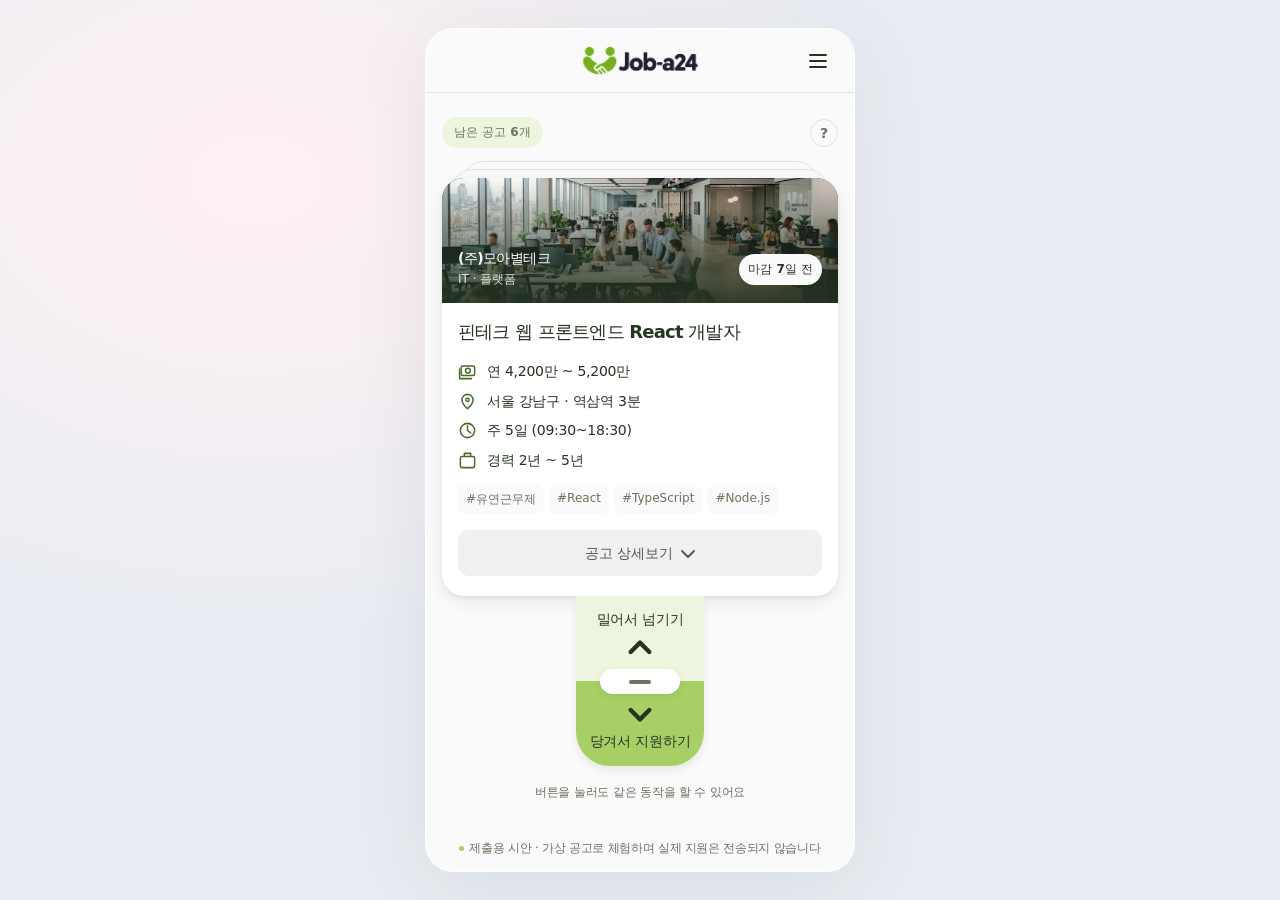
<file: prototype/index.html>
<!doctype html>
<html lang="ko">
    <head>
        <meta charset="utf-8" />
        <meta name="viewport" content="width=device-width, initial-scale=1, viewport-fit=cover" />
        <meta name="theme-color" content="#f5f6fa" />
        <title>일자리 탐색 · 작동 시안</title>
        <link rel="stylesheet" href="css/styles.css" />
        <link rel="stylesheet" href="css/palette-growth.css" />
        <script src="js/state.js" defer></script>
        <script src="js/jobs.js" defer></script>
        <script src="js/app.js" defer></script>
    </head>
    <body>
        <svg class="svg-defs" xmlns="http://www.w3.org/2000/svg" aria-hidden="true">
            <defs>
                <symbol id="i-back" viewBox="0 0 24 24"><path d="m14 5-7 7 7 7" /></symbol>
                <symbol id="i-arrow" viewBox="0 0 24 24"><path d="m5 15 7-7 7 7" /></symbol>
                <symbol id="i-money" viewBox="0 0 24 24">
                    <rect x="4" y="5" width="17" height="12" rx="2" />
                    <path d="M17 21H2V9" />
                    <circle cx="12.5" cy="11" r="3" />
                </symbol>
                <symbol id="i-pin" viewBox="0 0 24 24">
                    <path d="M19 10c0 5-7 11-7 11S5 15 5 10a7 7 0 1 1 14 0Z" />
                    <circle cx="12" cy="10" r="2" />
                </symbol>
                <symbol id="i-clock" viewBox="0 0 24 24">
                    <circle cx="12" cy="12" r="9" />
                    <path d="M12 6v6l4 3" />
                </symbol>
                <symbol id="i-bag" viewBox="0 0 24 24">
                    <rect x="3" y="7" width="18" height="14" rx="2" />
                    <path d="M8 7V3h8v4" />
                </symbol>
                <symbol id="i-compass" viewBox="0 0 24 24">
                    <circle cx="12" cy="12" r="9" />
                    <path d="m16 8-2 6-6 2 2-6Z" />
                </symbol>
                <symbol id="i-heart" viewBox="0 0 24 24">
                    <path d="M20 5c-3-3-7-1-8 1-1-2-5-4-8-1-5 5 2 11 8 15 6-4 13-10 8-15Z" />
                </symbol>
                <symbol id="i-chat" viewBox="0 0 24 24">
                    <path d="M21 11a9 9 0 0 1-9 9H4l-2 2V11a9.5 9.5 0 0 1 19 0Z" />
                    <path d="M7 8h9M7 12h6" />
                </symbol>
                <symbol id="i-check" viewBox="0 0 24 24"><path d="m5 12 5 5L20 7" /></symbol>
            </defs>
        </svg>
        <div class="app-shell">
            <header class="header">
                <h1 class="header-brand">
                    <img class="header-wordmark" src="assets/image.png" alt="잡아24" width="120" height="40" />
                </h1>
                <button
                    id="menu-button"
                    class="icon-button menu-button"
                    aria-label="메뉴 열기"
                    aria-expanded="false"
                    aria-controls="menu-dialog"
                >
                    <svg viewBox="0 0 24 24" aria-hidden="true">
                        <path d="M4 6h16M4 12h16M4 18h16" />
                    </svg>
                </button>
            </header>
            <main>
                <div class="intro">
                    <span id="remaining" class="remaining" aria-live="polite">남은 공고 6개</span>
                    <div class="explore-tools">
                        <button id="help-button" class="help-button" aria-label="카드 조작 방법">
                            ?
                        </button>
                    </div>
                </div>
                <section id="explorer" aria-label="공고 카드 탐색">
                    <div class="card-stage" id="card-stage">
                        <div class="stack stack-two" aria-hidden="true"></div>
                        <div class="stack stack-one" aria-hidden="true"></div>
                        <div class="card-motion" id="card-motion">
                            <div class="card" id="card" data-face="front">
                                <article
                                    class="card-face card-front"
                                    id="card-front"
                                    aria-labelledby="job-title"
                                >
                                    <div class="company-photo">
                                        <img
                                            src="assets/office.jpg"
                                            alt="밝은 사무실의 업무 공간"
                                            draggable="false"
                                        />
                                        <div class="photo-shade"></div>
                                        <div class="company-info">
                                            <div>
                                                <h2 id="company-name"></h2>
                                                <p id="company-industry"></p>
                                            </div>
                                            <span id="deadline"></span>
                                        </div>
                                    </div>
                                    <div class="job-body">
                                        <h2 id="job-title"></h2>
                                        <dl class="conditions">
                                            <div>
                                                <dt>
                                                    <svg><use href="#i-money" /></svg
                                                    ><span class="sr-only">급여</span>
                                                </dt>
                                                <dd id="salary"></dd>
                                            </div>
                                            <div>
                                                <dt>
                                                    <svg><use href="#i-pin" /></svg
                                                    ><span class="sr-only">위치</span>
                                                </dt>
                                                <dd id="location"></dd>
                                            </div>
                                            <div>
                                                <dt>
                                                    <svg><use href="#i-clock" /></svg
                                                    ><span class="sr-only">근무 시간</span>
                                                </dt>
                                                <dd id="hours"></dd>
                                            </div>
                                            <div>
                                                <dt>
                                                    <svg><use href="#i-bag" /></svg
                                                    ><span class="sr-only">경력</span>
                                                </dt>
                                                <dd id="career"></dd>
                                            </div>
                                        </dl>
                                        <div class="tags" id="tags"></div>
                                        <button
                                            class="secondary-button details-toggle detail-button"
                                            id="detail-button"
                                            aria-expanded="false"
                                            aria-controls="job-details"
                                        >
                                            공고 상세보기
                                            <svg viewBox="0 0 14 8" aria-hidden="true">
                                                <path d="m1 1 6 6 6-6" />
                                            </svg>
                                        </button>
                                        <section
                                            class="job-details"
                                            id="job-details"
                                            aria-label="공고 상세 내용"
                                            hidden
                                        >
                                            <div class="details-content">
                                                <section class="detail-block">
                                                    <h4>이런 일을 해요</h4>
                                                    <p id="detail-description"></p>
                                                </section>
                                                <section class="detail-block">
                                                    <h4>근무 조건을 확인해 보세요</h4>
                                                    <dl class="detail-facts" id="detail-facts"></dl>
                                                </section>
                                                <section class="detail-block">
                                                    <h4>함께할 회사</h4>
                                                    <p id="detail-company"></p>
                                                </section>
                                            </div>
                                        </section>
                                    </div>
                                </article>
                                <section
                                    class="card-face card-back"
                                    id="card-back"
                                    aria-labelledby="feedback-title"
                                    inert
                                    aria-hidden="true"
                                >
                                    <div class="feedback-top">
                                        <span class="eyebrow">YOUR FEEDBACK</span
                                        ><span class="required-label">필수 선택</span>
                                    </div>
                                    <h2 id="feedback-title" tabindex="-1">어떤 점이 아쉬웠나요?</h2>
                                    <p class="feedback-description">
                                        거절 이유를 클릭해 주세요.<br />여러 개를 선택할 수 있어요.
                                    </p>
                                    <form id="feedback-form">
                                        <fieldset>
                                            <legend class="sr-only">
                                                공고 거절 사유 (1개 이상 필수)
                                            </legend>
                                            <div class="reason-grid">
                                                <button
                                                    type="button"
                                                    class="reason"
                                                    data-reason="급여"
                                                    aria-pressed="false"
                                                >
                                                    <svg><use href="#i-money" /></svg
                                                    ><span>급여</span
                                                    ><span class="reason-check" aria-hidden="true"
                                                        >✓</span
                                                    >
                                                </button>
                                                <button
                                                    type="button"
                                                    class="reason"
                                                    data-reason="거리"
                                                    aria-pressed="false"
                                                >
                                                    <svg><use href="#i-pin" /></svg><span>거리</span
                                                    ><span class="reason-check" aria-hidden="true"
                                                        >✓</span
                                                    >
                                                </button>
                                                <button
                                                    type="button"
                                                    class="reason"
                                                    data-reason="업무"
                                                    aria-pressed="false"
                                                >
                                                    <svg><use href="#i-bag" /></svg><span>업무</span
                                                    ><span class="reason-check" aria-hidden="true"
                                                        >✓</span
                                                    >
                                                </button>
                                                <button
                                                    type="button"
                                                    class="reason"
                                                    data-reason="정보부족"
                                                    aria-pressed="false"
                                                >
                                                    <svg><use href="#i-chat" /></svg
                                                    ><span>정보부족</span
                                                    ><span class="reason-check" aria-hidden="true"
                                                        >✓</span
                                                    >
                                                </button>
                                                <button
                                                    type="button"
                                                    class="reason reason-other"
                                                    data-reason="기타"
                                                    aria-pressed="false"
                                                >
                                                    <span class="other-icon" aria-hidden="true"
                                                        >···</span
                                                    ><span>기타</span
                                                    ><span class="reason-check" aria-hidden="true"
                                                        >✓</span
                                                    >
                                                </button>
                                            </div>
                                        </fieldset>
                                        <div class="other-field" id="other-field" hidden>
                                            <label for="other-detail"
                                                >어떤 이유인가요? <span>필수</span></label
                                            ><textarea
                                                id="other-detail"
                                                rows="2"
                                                maxlength="160"
                                                placeholder="거절 이유를 짧게 알려 주세요"
                                            ></textarea>
                                        </div>
                                        <p
                                            class="selection-hint"
                                            id="selection-hint"
                                            aria-live="polite"
                                        >
                                            사유를 1개 이상 선택해 주세요.
                                        </p>
                                        <div class="feedback-actions">
                                            <button
                                                type="button"
                                                class="secondary-button"
                                                id="cancel-feedback"
                                            >
                                                다시 볼게요</button
                                            ><button
                                                type="submit"
                                                class="primary-button"
                                                id="confirm-reject"
                                                disabled
                                            >
                                                선택 완료 · 다음 공고
                                            </button>
                                        </div>
                                    </form>
                                </section>
                                <section
                                    class="card-face card-success"
                                    id="card-success"
                                    aria-labelledby="applied-title"
                                    aria-hidden="true"
                                    inert
                                    hidden
                                >
                                    <div class="success-mark" aria-hidden="true">
                                        <img class="success-handshake" src="assets/B_circle_handshake_64px.svg" alt="" width="64" height="64" />
                                    </div>
                                    <span class="eyebrow">A NEW CONNECTION</span>
                                    <h2 id="applied-title" tabindex="-1">플러팅을 날렸습니다</h2>
                                    <p>새로운 기회를 향한<br />첫걸음을 보냈어요.</p>
                                    <button type="button" class="primary-button" id="next-job">
                                        다음 공고 보기
                                    </button>
                                    <span class="success-next">잠시 후 다음 화면으로 이동해요</span>
                                </section>
                            </div>
                            <div class="handle" id="handle">
                                <button class="push-button" id="push-button">
                                    <span>밀어서 넘기기</span
                                    ><svg><use href="#i-arrow" /></svg></button
                                ><button
                                    id="grip"
                                    class="grip"
                                    aria-label="손잡이: 아래로 당겨 지원, 위로 밀어 거절 사유 선택"
                                    aria-describedby="gesture-hint"
                                >
                                    <span></span></button
                                ><button class="pull-button" id="pull-button">
                                    <svg><use href="#i-arrow" /></svg><span>당겨서 지원하기</span>
                                </button>
                            </div>
                        </div>
                        <div
                            class="gesture-indicator"
                            id="gesture-indicator"
                            aria-hidden="true"
                        ></div>
                    </div>
                    <p class="gesture-hint" id="gesture-hint">
                        <span>버튼을 눌러도 같은 동작을 할 수 있어요</span>
                    </p>
                </section>
                <section id="complete" class="complete" hidden tabindex="-1">
                    <div class="complete-icon">
                        <svg><use href="#i-check" /></svg>
                    </div>
                    <span class="eyebrow">ONE STEP CLOSER</span>
                    <h2>오늘의 공고를 모두 봤어요</h2>
                    <p>새로운 일에 한 걸음 더 가까워졌어요.</p>
                    <div id="completion-summary" class="completion-summary"></div>
                    <button id="restart" class="primary-button">다시 체험하기</button>
                </section>
                <p class="demo-note">
                    <span></span>제출용 시안 · 가상 공고로 체험하며 실제 지원은 전송되지 않습니다
                </p>
            </main>
        </div>
        <dialog id="menu-dialog" class="menu-dialog" aria-labelledby="menu-title">
            <aside class="side-panel">
                <div class="side-panel-heading">
                    <h2 id="menu-title">메뉴</h2>
                    <button id="close-menu" class="icon-button" aria-label="메뉴 닫기">×</button>
                </div>
                <nav class="side-nav" aria-label="주 메뉴">
                    <button class="active" aria-current="page" id="nav-explore">
                        <svg><use href="#i-compass" /></svg><span>일자리 탐색</span></button
                    ><button id="nav-matches">
                        <span class="nav-icon"
                            ><svg><use href="#i-heart" /></svg
                            ><span class="nav-badge" id="applied-count" hidden>0</span></span
                        ><span>나의 매칭</span></button
                    ><button id="nav-feedback">
                        <svg><use href="#i-chat" /></svg><span>피드백</span>
                    </button>
                </nav>
            </aside>
        </dialog>
        <div class="toast" id="toast" role="status" aria-live="polite"></div>
        <dialog id="info-dialog" aria-labelledby="dialog-title">
            <div class="dialog-header">
                <h2 id="dialog-title"></h2>
                <button id="close-dialog" class="icon-button" aria-label="닫기">×</button>
            </div>
            <div id="dialog-content"></div>
            <button id="dialog-done" class="primary-button">탐색 이어가기</button>
        </dialog>
        <noscript>이 시안을 체험하려면 브라우저의 JavaScript를 활성화해 주세요.</noscript>
    </body>
</html>
</file>
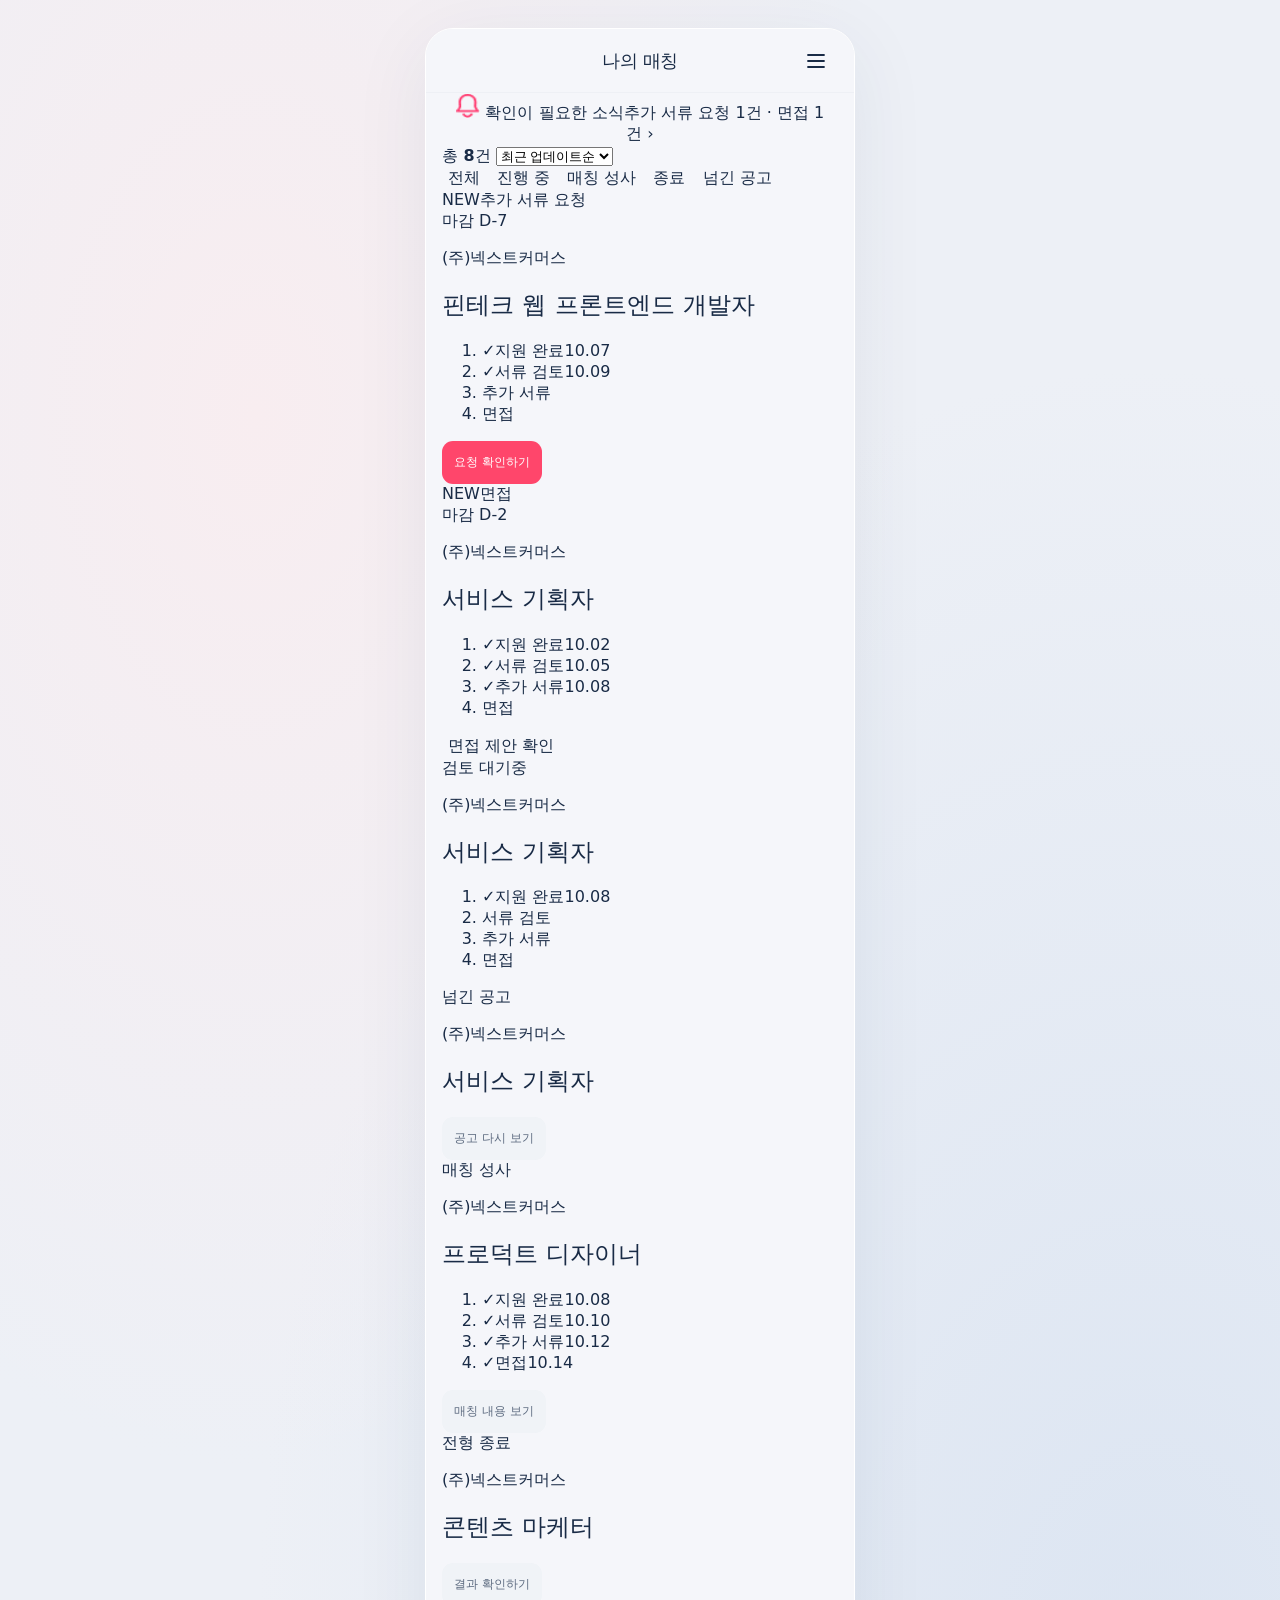
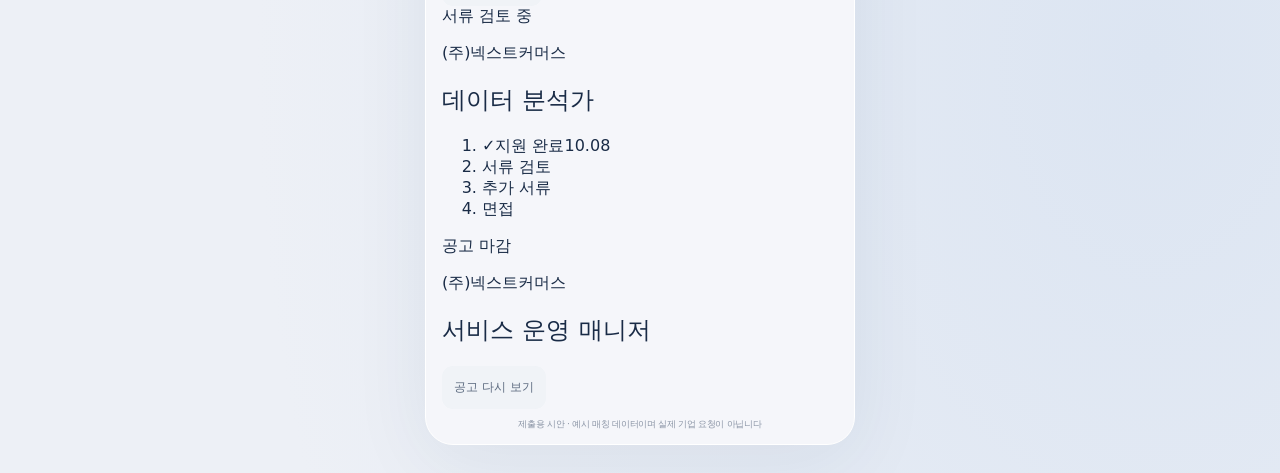
<file: prototype/matching.html>
<!doctype html>
<html lang="ko">
    <head>
        <meta charset="utf-8" />
        <meta name="viewport" content="width=device-width, initial-scale=1, viewport-fit=cover" />
        <meta name="theme-color" content="#f5f6fa" />
        <title>나의 매칭 · 잡아24</title>
        <link rel="stylesheet" href="styles.css" />
        <script src="state.js" defer></script>
        <script src="jobs.js" defer></script>
        <script src="matching.js" defer></script>
    </head>
    <body>
        <svg class="svg-defs" xmlns="http://www.w3.org/2000/svg" aria-hidden="true">
            <defs>
                <symbol id="i-back" viewBox="0 0 24 24"><path d="m14 5-7 7 7 7" /></symbol>
                <symbol id="i-arrow" viewBox="0 0 24 24"><path d="m5 15 7-7 7 7" /></symbol>
                <symbol id="i-money" viewBox="0 0 24 24">
                    <rect x="4" y="5" width="17" height="12" rx="2" />
                    <path d="M17 21H2V9" />
                    <circle cx="12.5" cy="11" r="3" />
                </symbol>
                <symbol id="i-pin" viewBox="0 0 24 24">
                    <path d="M19 10c0 5-7 11-7 11S5 15 5 10a7 7 0 1 1 14 0Z" />
                    <circle cx="12" cy="10" r="2" />
                </symbol>
                <symbol id="i-clock" viewBox="0 0 24 24">
                    <circle cx="12" cy="12" r="9" />
                    <path d="M12 6v6l4 3" />
                </symbol>
                <symbol id="i-bag" viewBox="0 0 24 24">
                    <rect x="3" y="7" width="18" height="14" rx="2" />
                    <path d="M8 7V3h8v4" />
                </symbol>
                <symbol id="i-compass" viewBox="0 0 24 24">
                    <circle cx="12" cy="12" r="9" />
                    <path d="m16 8-2 6-6 2 2-6Z" />
                </symbol>
                <symbol id="i-heart" viewBox="0 0 24 24">
                    <path d="M20 5c-3-3-7-1-8 1-1-2-5-4-8-1-5 5 2 11 8 15 6-4 13-10 8-15Z" />
                </symbol>
                <symbol id="i-chat" viewBox="0 0 24 24">
                    <path d="M21 11a9 9 0 0 1-9 9H4l-2 2V11a9.5 9.5 0 0 1 19 0Z" />
                    <path d="M7 8h9M7 12h6" />
                </symbol>
                <symbol id="i-check" viewBox="0 0 24 24"><path d="m5 12 5 5L20 7" /></symbol>
            </defs>
        </svg>
        <div class="app-shell">
            <header class="header">
                <h1>나의 매칭</h1>
                <button
                    id="menu-button"
                    class="icon-button menu-button"
                    aria-label="메뉴 열기"
                    aria-expanded="false"
                    aria-controls="menu-dialog"
                >
                    <svg viewBox="0 0 24 24" aria-hidden="true">
                        <path d="M4 6h16M4 12h16M4 18h16" />
                    </svg>
                </button>
            </header>
            <main class="matching-main">
                <button class="match-notice" id="match-notice">
                    <img src="assets/page2_1.png" alt="" width="24" height="24" />
                    <span
                        ><strong>확인이 필요한 소식</strong
                        ><span id="notice-summary">추가 서류 요청 1건 · 면접 1건</span></span
                    >
                    <span aria-hidden="true">›</span>
                </button>
                <div class="match-toolbar">
                    <strong id="match-count" aria-live="polite">총 8건</strong>
                    <label class="match-sort"
                        ><span class="sr-only">정렬</span>
                        <select id="match-sort" aria-label="매칭 정렬">
                            <option value="recent">최근 업데이트순</option>
                            <option value="deadline">마감 임박순</option>
                        </select>
                    </label>
                </div>
                <div class="match-filters" role="group" aria-label="매칭 상태 필터">
                    <button data-filter="all" aria-pressed="true">전체</button>
                    <button data-filter="progress" aria-pressed="false">진행 중</button>
                    <button data-filter="success" aria-pressed="false">매칭 성사</button>
                    <button data-filter="closed" aria-pressed="false">종료</button>
                    <button data-filter="passed" aria-pressed="false">넘긴 공고</button>
                </div>
                <section id="match-list" class="match-list" aria-label="매칭 공고 목록"></section>
                <p class="demo-note">
                    제출용 시안 · 예시 매칭 데이터이며 실제 기업 요청이 아닙니다
                </p>
            </main>
        </div>
        <dialog id="menu-dialog" class="menu-dialog" aria-labelledby="menu-title">
            <aside class="side-panel">
                <div class="side-panel-heading">
                    <h2 id="menu-title">메뉴</h2>
                    <button id="close-menu" class="icon-button" aria-label="메뉴 닫기">×</button>
                </div>
                <nav class="side-nav" aria-label="주 메뉴">
                    <button id="nav-explore">
                        <svg><use href="#i-compass" /></svg><span>일자리 탐색</span></button
                    ><button class="active" aria-current="page" id="nav-matches">
                        <span class="nav-icon"
                            ><svg><use href="#i-heart" /></svg
                            ><span class="nav-badge" id="applied-count" hidden>0</span></span
                        ><span>나의 매칭</span></button
                    ><button id="nav-feedback">
                        <svg><use href="#i-chat" /></svg><span>피드백</span>
                    </button>
                </nav>
            </aside>
        </dialog>
        <div class="toast" id="toast" role="status" aria-live="polite"></div>
        <dialog id="info-dialog" aria-labelledby="dialog-title">
            <div class="dialog-header">
                <h2 id="dialog-title"></h2>
                <button id="close-dialog" class="icon-button" aria-label="닫기">×</button>
            </div>
            <div id="dialog-content"></div>
            <button id="dialog-done" class="primary-button">확인</button>
        </dialog>
        <noscript>이 시안을 체험하려면 브라우저의 JavaScript를 활성화해 주세요.</noscript>
    </body>
</html>
</file>
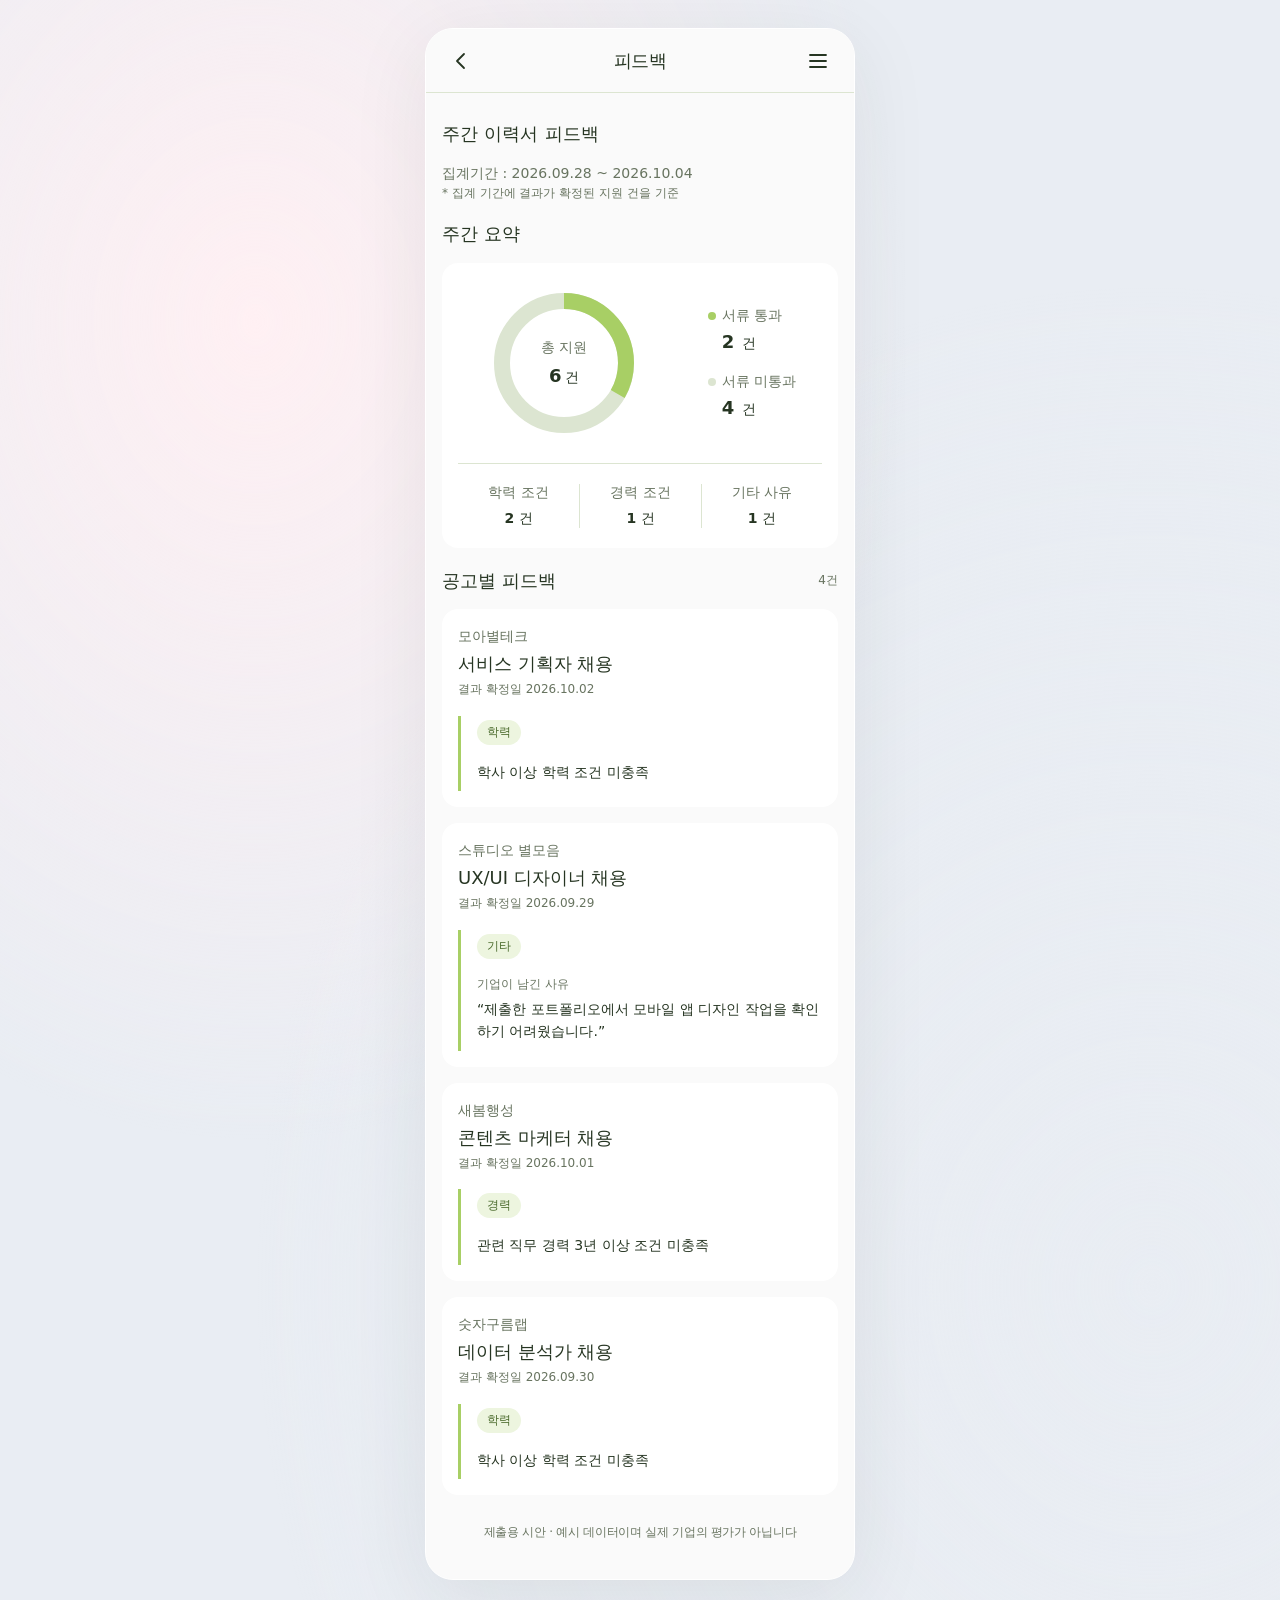
<file: prototype/html/feedback-report.html>
<!doctype html>
<html lang="ko">
    <head>
        <meta charset="utf-8" />
        <meta name="viewport" content="width=device-width, initial-scale=1, viewport-fit=cover" />
        <meta name="theme-color" content="#f5f6fa" />
        <title>주간 이력서 피드백 · 잡아24</title>
        <link rel="stylesheet" href="../css/styles.css" />
        <link rel="stylesheet" href="../css/feedback.css" />
        <link rel="stylesheet" href="../css/palette-growth.css" />

        <script src="../js/feedback-report.js" defer></script>
    </head>
    <body>
        <svg class="svg-defs" xmlns="http://www.w3.org/2000/svg" aria-hidden="true">
            <defs>
                <symbol id="i-back" viewBox="0 0 24 24"><path d="m14 5-7 7 7 7" /></symbol>
                <symbol id="i-arrow" viewBox="0 0 24 24"><path d="m5 15 7-7 7 7" /></symbol>
                <symbol id="i-money" viewBox="0 0 24 24">
                    <rect x="4" y="5" width="17" height="12" rx="2" />
                    <path d="M17 21H2V9" />
                    <circle cx="12.5" cy="11" r="3" />
                </symbol>
                <symbol id="i-pin" viewBox="0 0 24 24">
                    <path d="M19 10c0 5-7 11-7 11S5 15 5 10a7 7 0 1 1 14 0Z" />
                    <circle cx="12" cy="10" r="2" />
                </symbol>
                <symbol id="i-clock" viewBox="0 0 24 24">
                    <circle cx="12" cy="12" r="9" />
                    <path d="M12 6v6l4 3" />
                </symbol>
                <symbol id="i-bag" viewBox="0 0 24 24">
                    <rect x="3" y="7" width="18" height="14" rx="2" />
                    <path d="M8 7V3h8v4" />
                </symbol>
                <symbol id="i-compass" viewBox="0 0 24 24">
                    <circle cx="12" cy="12" r="9" />
                    <path d="m16 8-2 6-6 2 2-6Z" />
                </symbol>
                <symbol id="i-heart" viewBox="0 0 24 24">
                    <path d="M20 5c-3-3-7-1-8 1-1-2-5-4-8-1-5 5 2 11 8 15 6-4 13-10 8-15Z" />
                </symbol>
                <symbol id="i-chat" viewBox="0 0 24 24">
                    <path d="M21 11a9 9 0 0 1-9 9H4l-2 2V11a9.5 9.5 0 0 1 19 0Z" />
                    <path d="M7 8h9M7 12h6" />
                </symbol>
                <symbol id="i-check" viewBox="0 0 24 24"><path d="m5 12 5 5L20 7" /></symbol>
            </defs>
        </svg>
        <div class="app-shell">
            <header class="header">
                <a class="report-back icon-button" href="feedback.html" aria-label="피드백 목록으로"
                    ><svg><use href="#i-back" /></svg
                ></a>
                <h1>피드백</h1>
                <button
                    id="menu-button"
                    class="icon-button menu-button"
                    aria-label="메뉴 열기"
                    aria-expanded="false"
                    aria-controls="menu-dialog"
                >
                    <svg viewBox="0 0 24 24" aria-hidden="true">
                        <path d="M4 6h16M4 12h16M4 18h16" />
                    </svg>
                </button>
            </header>
            <main class="weekly-main">
                <section class="weekly-heading">
                    <h2>주간 이력서 피드백</h2>
                    <p id="report-period"></p>
                    <p class="weekly-caption">* 집계 기간에 결과가 확정된 지원 건을 기준</p>
                </section>
                <section aria-labelledby="summary-title">
                    <h2 id="summary-title">주간 요약</h2>
                    <div class="weekly-summary">
                        <div class="summary-chart-row">
                            <div class="donut-wrap">
                                <svg
                                    class="report-donut"
                                    viewBox="0 0 160 160"
                                    role="img"
                                    aria-labelledby="chart-title"
                                >
                                    <title id="chart-title">
                                        총 지원 6건 중 서류 통과 2건, 미통과 4건
                                    </title>
                                    <circle class="donut-track" cx="80" cy="80" r="62" />
                                    <circle
                                        class="donut-value"
                                        cx="80"
                                        cy="80"
                                        r="62"
                                        pathLength="100"
                                    />
                                </svg>
                                <div class="donut-center" aria-hidden="true">
                                    <span>총 지원</span>
                                    <div><strong id="total-count">6</strong>건</div>
                                </div>
                            </div>
                            <dl class="chart-legend">
                                <div>
                                    <dt><span class="legend-dot passed"></span>서류 통과</dt>
                                    <dd><strong>2</strong> 건</dd>
                                </div>
                                <div>
                                    <dt><span class="legend-dot"></span>서류 미통과</dt>
                                    <dd><strong>4</strong> 건</dd>
                                </div>
                            </dl>
                        </div>
                        <dl class="reason-summary">
                            <div>
                                <dt>학력 조건</dt>
                                <dd><strong>2</strong> 건</dd>
                            </div>
                            <div>
                                <dt>경력 조건</dt>
                                <dd><strong>1</strong> 건</dd>
                            </div>
                            <div>
                                <dt>기타 사유</dt>
                                <dd><strong>1</strong> 건</dd>
                            </div>
                        </dl>
                    </div>
                </section>
                <section aria-labelledby="detail-title">
                    <div class="weekly-section-heading">
                        <h2 id="detail-title">공고별 피드백</h2>
                        <span>4건</span>
                    </div>
                    <div class="weekly-cards" id="weekly-cards"></div>
                </section>
                <p class="demo-note">제출용 시안 · 예시 데이터이며 실제 기업의 평가가 아닙니다</p>
            </main>
        </div>
        <dialog id="menu-dialog" class="menu-dialog" aria-labelledby="menu-title">
            <aside class="side-panel">
                <div class="side-panel-heading">
                    <h2 id="menu-title">메뉴</h2>
                    <button id="close-menu" class="icon-button" aria-label="메뉴 닫기">×</button>
                </div>
                <nav class="side-nav" aria-label="주 메뉴">
                    <button id="nav-explore">
                        <svg><use href="#i-compass" /></svg><span>일자리 탐색</span></button
                    ><button id="nav-matches">
                        <span class="nav-icon"
                            ><svg><use href="#i-heart" /></svg
                            ><span class="nav-badge" id="applied-count" hidden>0</span></span
                        ><span>나의 매칭</span></button
                    ><button class="active" aria-current="page" id="nav-feedback">
                        <svg><use href="#i-chat" /></svg><span>피드백</span>
                    </button>
                </nav>
            </aside>
        </dialog>
        <div class="toast" id="toast" role="status" aria-live="polite"></div>
    </body>
</html>
</file>
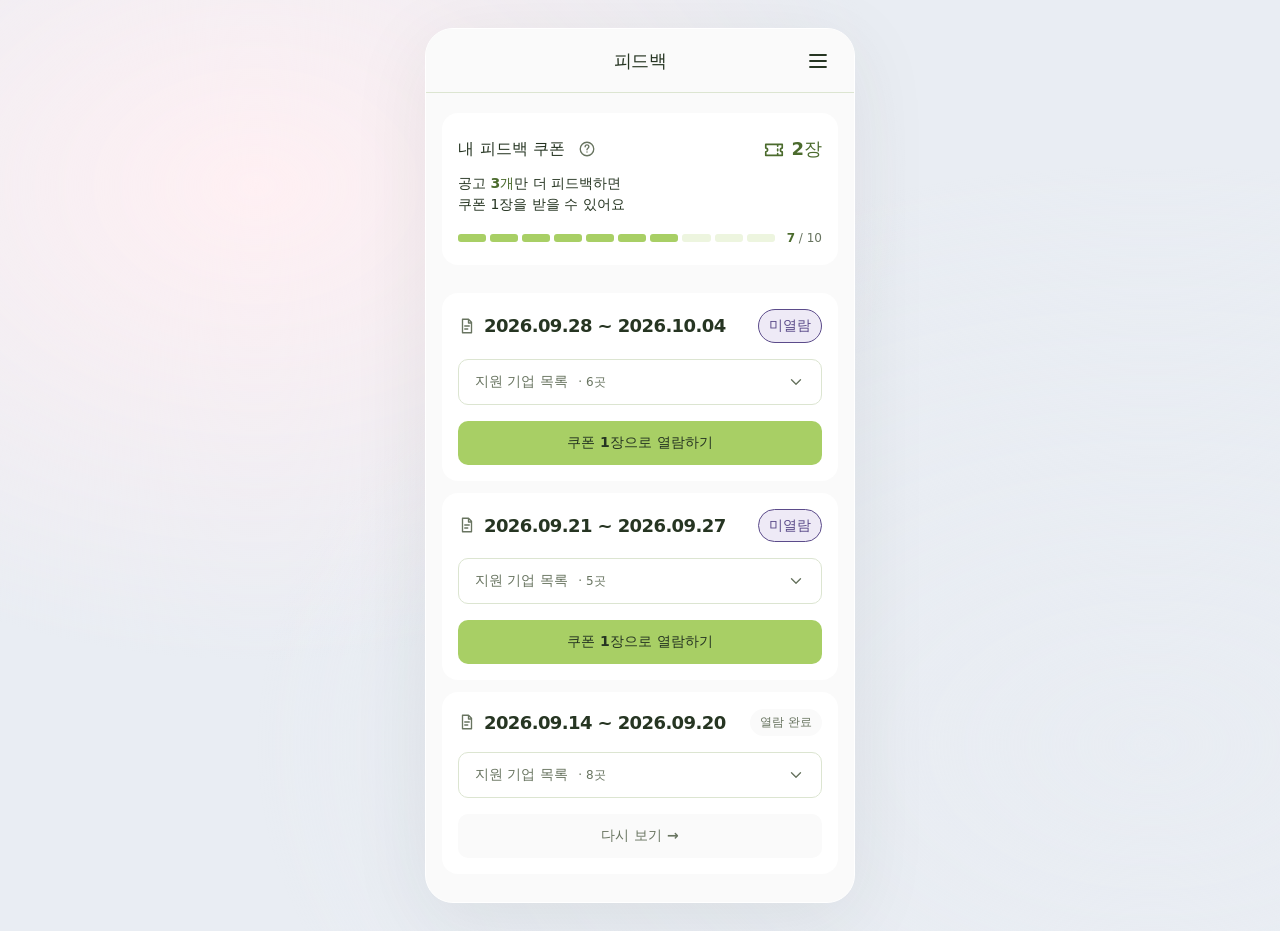
<file: prototype/html/feedback.html>
<!doctype html>
<html lang="ko">
    <head>
        <meta charset="utf-8" />
        <meta name="viewport" content="width=device-width, initial-scale=1, viewport-fit=cover" />
        <meta name="theme-color" content="#f5f6fa" />
        <title>피드백 · 잡아24</title>
        <link rel="stylesheet" href="../css/styles.css" />
        <link rel="stylesheet" href="../css/feedback.css" />
        <link rel="stylesheet" href="../css/palette-growth.css" />

        <script src="../js/feedback.js" defer></script>
    </head>
    <body>
        <svg class="svg-defs" xmlns="http://www.w3.org/2000/svg" aria-hidden="true">
            <defs>
                <symbol id="i-back" viewBox="0 0 24 24"><path d="m14 5-7 7 7 7" /></symbol>
                <symbol id="i-arrow" viewBox="0 0 24 24"><path d="m5 15 7-7 7 7" /></symbol>
                <symbol id="i-money" viewBox="0 0 24 24">
                    <rect x="4" y="5" width="17" height="12" rx="2" />
                    <path d="M17 21H2V9" />
                    <circle cx="12.5" cy="11" r="3" />
                </symbol>
                <symbol id="i-pin" viewBox="0 0 24 24">
                    <path d="M19 10c0 5-7 11-7 11S5 15 5 10a7 7 0 1 1 14 0Z" />
                    <circle cx="12" cy="10" r="2" />
                </symbol>
                <symbol id="i-clock" viewBox="0 0 24 24">
                    <circle cx="12" cy="12" r="9" />
                    <path d="M12 6v6l4 3" />
                </symbol>
                <symbol id="i-bag" viewBox="0 0 24 24">
                    <rect x="3" y="7" width="18" height="14" rx="2" />
                    <path d="M8 7V3h8v4" />
                </symbol>
                <symbol id="i-compass" viewBox="0 0 24 24">
                    <circle cx="12" cy="12" r="9" />
                    <path d="m16 8-2 6-6 2 2-6Z" />
                </symbol>
                <symbol id="i-heart" viewBox="0 0 24 24">
                    <path d="M20 5c-3-3-7-1-8 1-1-2-5-4-8-1-5 5 2 11 8 15 6-4 13-10 8-15Z" />
                </symbol>
                <symbol id="i-chat" viewBox="0 0 24 24">
                    <path d="M21 11a9 9 0 0 1-9 9H4l-2 2V11a9.5 9.5 0 0 1 19 0Z" />
                    <path d="M7 8h9M7 12h6" />
                </symbol>
                <symbol id="i-check" viewBox="0 0 24 24"><path d="m5 12 5 5L20 7" /></symbol>
            </defs>
        </svg>
        <div class="app-shell">
            <header class="header">
                <h1>피드백</h1>
                <button
                    id="menu-button"
                    class="icon-button menu-button"
                    aria-label="메뉴 열기"
                    aria-expanded="false"
                    aria-controls="menu-dialog"
                >
                    <svg viewBox="0 0 24 24" aria-hidden="true">
                        <path d="M4 6h16M4 12h16M4 18h16" />
                    </svg>
                </button>
            </header>
            <main class="feedback-main">
                <section class="coupon-card" aria-labelledby="coupon-title">
                    <div class="coupon-top">
                        <h2 id="coupon-title">내 피드백 쿠폰</h2>
                        <button
                            id="coupon-help"
                            class="coupon-help"
                            aria-label="피드백 쿠폰 안내"
                            aria-haspopup="dialog"
                        >
                            <svg viewBox="0 0 24 24" aria-hidden="true">
                                <circle cx="12" cy="12" r="9" />
                                <path d="M9.5 9a2.5 2.5 0 0 1 5 0c0 2-2.5 2-2.5 4M12 16h.01" />
                            </svg>
                        </button>
                        <strong class="coupon-balance" aria-live="polite"
                            ><svg viewBox="0 0 24 24" aria-hidden="true">
                                <path
                                    d="M3 7h18v4a2 2 0 0 0 0 4v4H3v-4a2 2 0 0 0 0-4Z M16 7v2m0 3v2m0 3v2"
                                /></svg
                            ><span id="coupon-count">2장</span></strong
                        >
                    </div>
                    <p class="coupon-message">
                        공고 <strong>3개</strong>만 더 피드백하면<br />쿠폰 1장을 받을 수 있어요
                    </p>
                    <div class="coupon-progress-row">
                        <div
                            class="coupon-progress"
                            role="progressbar"
                            aria-label="다음 쿠폰까지 공고 피드백"
                            aria-valuemin="0"
                            aria-valuemax="10"
                            aria-valuenow="7"
                        >
                            <span></span><span></span><span></span><span></span><span></span
                            ><span></span><span></span><span></span><span></span><span></span>
                        </div>
                        <span class="coupon-progress-label"><strong>7</strong> / 10</span>
                    </div>
                </section>
                <section aria-label="지원 리포트">
                    <div class="report-list">
                        <article class="report-card" data-report="0">
                            <div class="report-meta">
                                <svg class="report-document" viewBox="0 0 24 24" aria-hidden="true">
                                    <path d="M6 3h8l4 4v14H6ZM14 3v5h4M9 12h6M9 16h4" />
                                </svg>
                                <h3>2026.09.28 ~ 2026.10.04</h3>
                                <span class="report-read is-unread">미열람</span>
                            </div>
                            <details class="report-companies">
                                <summary>
                                    <span
                                        >지원 기업 목록
                                        <span class="company-count">· 6곳</span></span
                                    ><svg viewBox="0 0 24 24" aria-hidden="true">
                                        <path d="m6 9 6 6 6-6" />
                                    </svg>
                                </summary>
                                <ul aria-label="2026.09.28 ~ 2026.10.04 지원 기업">
                                    <li>모아별테크</li>
                                    <li>새봄행성</li>
                                    <li>숫자구름랩</li>
                                    <li>스튜디오 별모음</li>
                                    <li>마루랩스</li>
                                    <li>바른컴퍼니</li>
                                </ul>
                            </details>
                            <button
                                class="report-action primary-button"
                                data-unlocked="false"
                                aria-label="2026.09.28 ~ 2026.10.04 쿠폰 1장으로 열람하기"
                            >
                                쿠폰 1장으로 열람하기
                            </button>
                        </article>
                        <article class="report-card" data-report="1">
                            <div class="report-meta">
                                <svg class="report-document" viewBox="0 0 24 24" aria-hidden="true">
                                    <path d="M6 3h8l4 4v14H6ZM14 3v5h4M9 12h6M9 16h4" />
                                </svg>
                                <h3>2026.09.21 ~ 2026.09.27</h3>
                                <span class="report-read is-unread">미열람</span>
                            </div>
                            <details class="report-companies">
                                <summary>
                                    <span
                                        >지원 기업 목록
                                        <span class="company-count">· 5곳</span></span
                                    ><svg viewBox="0 0 24 24" aria-hidden="true">
                                        <path d="m6 9 6 6 6-6" />
                                    </svg>
                                </summary>
                                <ul aria-label="2026.09.21 ~ 2026.09.27 지원 기업">
                                    <li>새봄행성</li>
                                    <li>모아플랫폼</li>
                                    <li>온유소프트</li>
                                    <li>이음디자인</li>
                                    <li>하루데이터</li>
                                </ul>
                            </details>
                            <button
                                class="report-action primary-button"
                                data-unlocked="false"
                                aria-label="2026.09.21 ~ 2026.09.27 쿠폰 1장으로 열람하기"
                            >
                                쿠폰 1장으로 열람하기
                            </button>
                        </article>
                        <article class="report-card" data-report="2">
                            <div class="report-meta">
                                <svg class="report-document" viewBox="0 0 24 24" aria-hidden="true">
                                    <path d="M6 3h8l4 4v14H6ZM14 3v5h4M9 12h6M9 16h4" />
                                </svg>
                                <h3>2026.09.14 ~ 2026.09.20</h3>
                                <span class="report-read">열람 완료</span>
                            </div>
                            <details class="report-companies">
                                <summary>
                                    <span
                                        >지원 기업 목록
                                        <span class="company-count">· 8곳</span></span
                                    ><svg viewBox="0 0 24 24" aria-hidden="true">
                                        <path d="m6 9 6 6 6-6" />
                                    </svg>
                                </summary>
                                <ul aria-label="2026.09.14 ~ 2026.09.20 지원 기업">
                                    <li>모아별테크</li>
                                    <li>숫자구름랩</li>
                                    <li>마루랩스</li>
                                    <li>새봄미디어</li>
                                    <li>온유소프트</li>
                                    <li>이음디자인</li>
                                    <li>푸른모빌리티</li>
                                    <li>하루데이터</li>
                                </ul>
                            </details>
                            <button
                                class="report-action is-unlocked"
                                data-unlocked="true"
                                aria-label="2026.09.14 ~ 2026.09.20 다시 보기"
                            >
                                다시 보기 →
                            </button>
                        </article>
                    </div>
                </section>
            </main>
        </div>
        <dialog id="menu-dialog" class="menu-dialog" aria-labelledby="menu-title">
            <aside class="side-panel">
                <div class="side-panel-heading">
                    <h2 id="menu-title">메뉴</h2>
                    <button id="close-menu" class="icon-button" aria-label="메뉴 닫기">×</button>
                </div>
                <nav class="side-nav" aria-label="주 메뉴">
                    <button id="nav-explore">
                        <svg><use href="#i-compass" /></svg><span>일자리 탐색</span></button
                    ><button id="nav-matches">
                        <span class="nav-icon"
                            ><svg><use href="#i-heart" /></svg
                            ><span class="nav-badge" id="applied-count" hidden>0</span></span
                        ><span>나의 매칭</span></button
                    ><button class="active" aria-current="page" id="nav-feedback">
                        <svg><use href="#i-chat" /></svg><span>피드백</span>
                    </button>
                </nav>
            </aside>
        </dialog>
        <div class="toast" id="toast" role="status" aria-live="polite"></div>
        <dialog id="coupon-dialog" aria-labelledby="help-title">
            <div class="dialog-header">
                <h2 id="help-title">피드백 쿠폰 안내</h2>
                <button id="close-help" class="icon-button" aria-label="닫기">×</button>
            </div>
            <div class="feedback-help-copy">
                <p>
                    공고를 넘길 때 사유를 남기면 피드백 참여 횟수가 쌓여요. 10개를 완료할 때마다
                    쿠폰 1장을 받아요.
                </p>
                <p>
                    쿠폰 1장으로 리포트 1개를 열람할 수 있어요. 열람한 리포트는 추가 쿠폰 없이
                    언제든 다시 볼 수 있어요.
                </p>
            </div>
            <button id="help-done" class="primary-button feedback-help-done">확인</button>
        </dialog>
        <noscript>이 시안을 체험하려면 브라우저의 JavaScript를 활성화해 주세요.</noscript>
    </body>
</html>
</file>
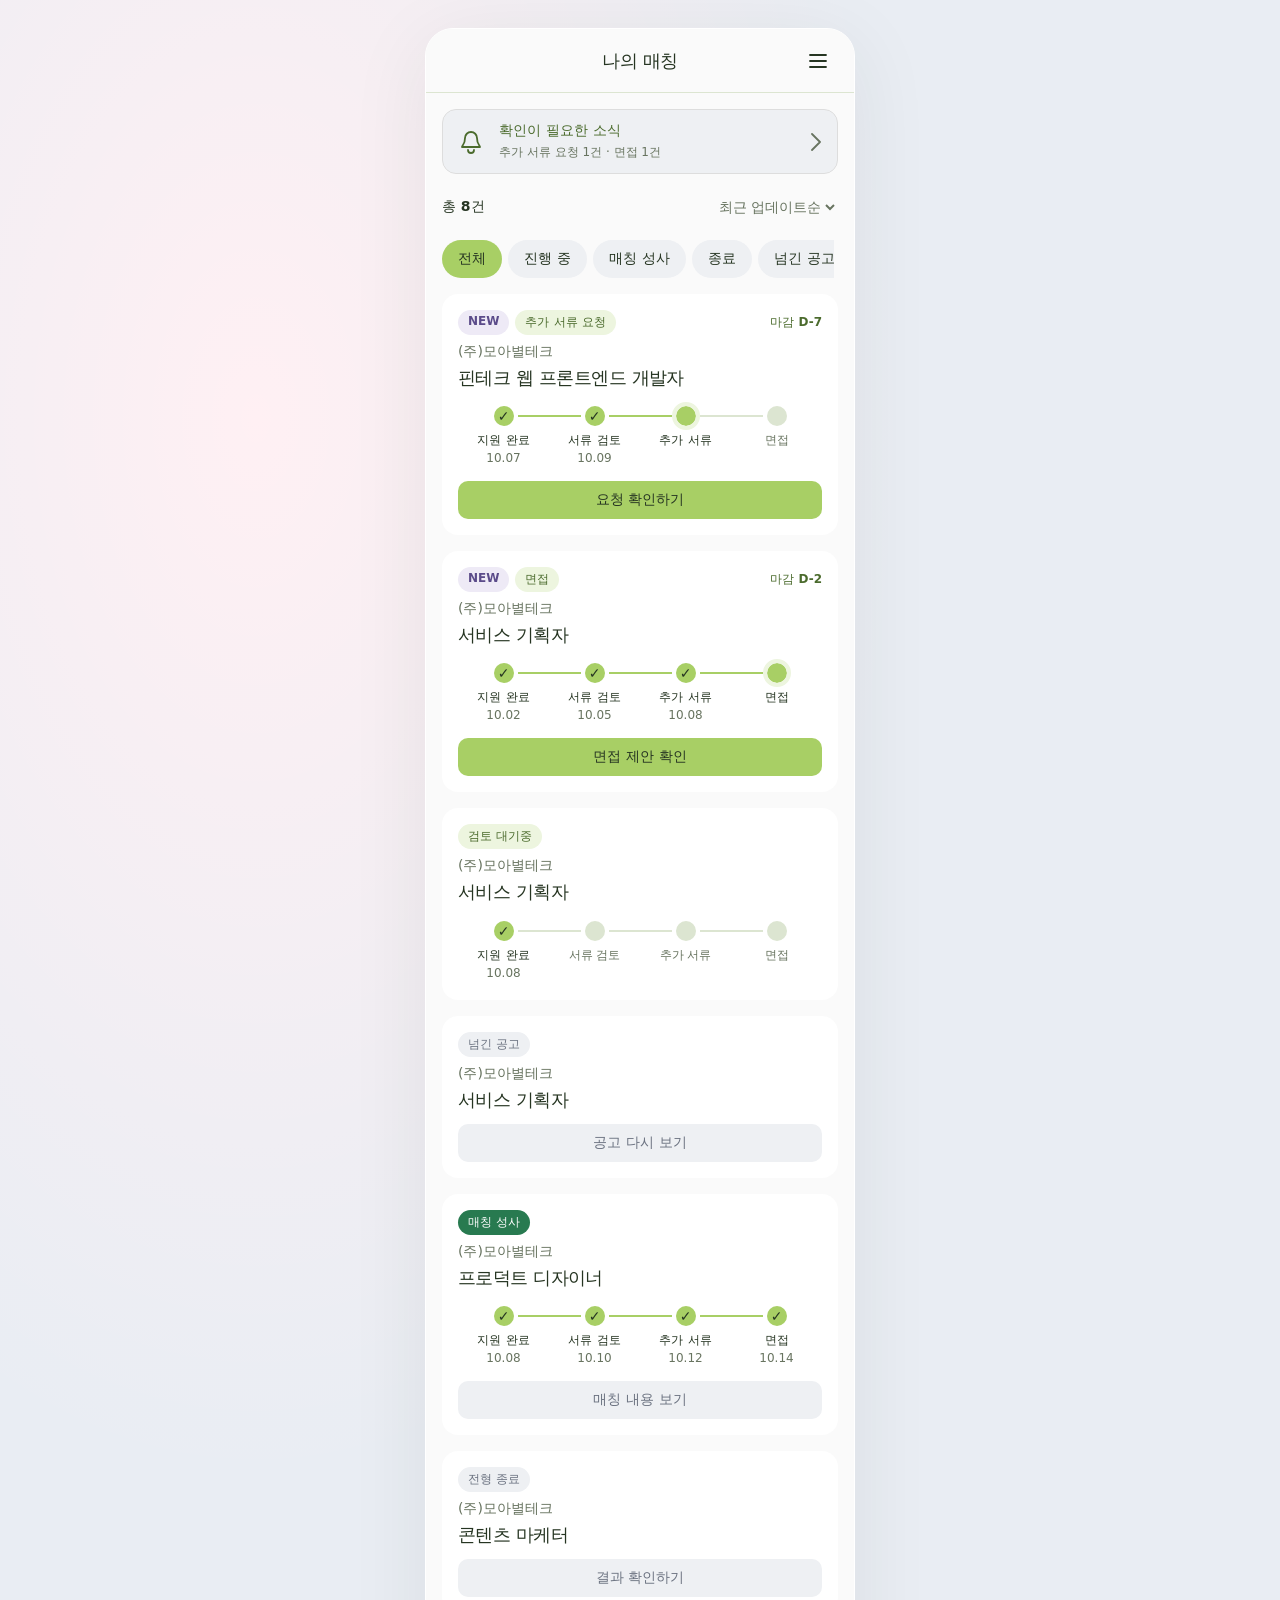
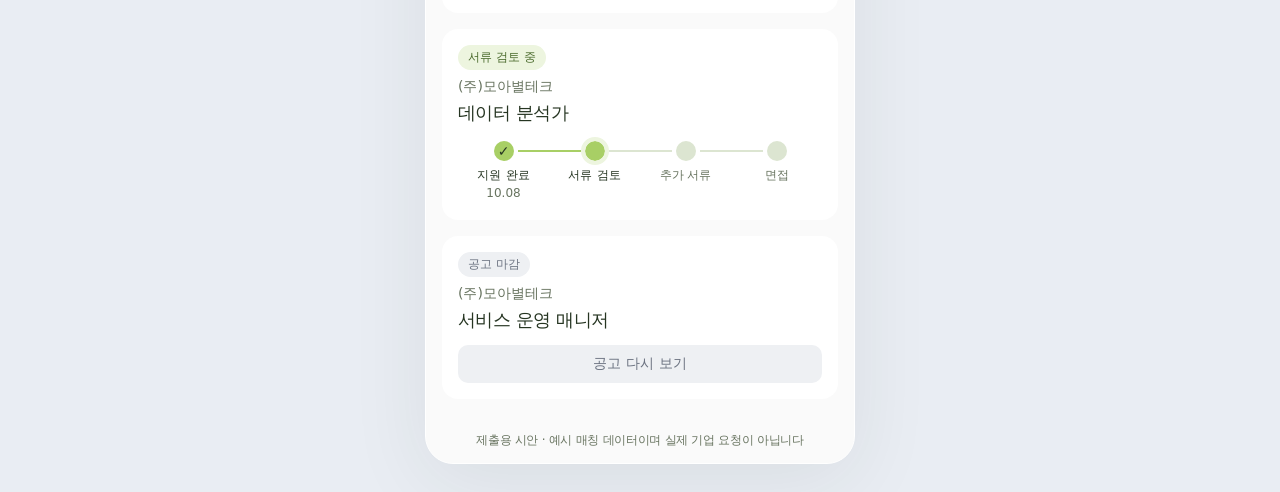
<file: prototype/html/matching.html>
<!doctype html>
<html lang="ko">
    <head>
        <meta charset="utf-8" />
        <meta name="viewport" content="width=device-width, initial-scale=1, viewport-fit=cover" />
        <meta name="theme-color" content="#f5f6fa" />
        <title>나의 매칭 · 잡아24</title>
        <link rel="stylesheet" href="../css/styles.css" />
        <link rel="stylesheet" href="../css/palette-growth.css" />
        <script src="../js/state.js" defer></script>
        <script src="../js/jobs.js" defer></script>
        <script src="../js/matching.js" defer></script>
    </head>
    <body>
        <svg class="svg-defs" xmlns="http://www.w3.org/2000/svg" aria-hidden="true">
            <defs>
                <symbol id="i-back" viewBox="0 0 24 24"><path d="m14 5-7 7 7 7" /></symbol>
                <symbol id="i-arrow" viewBox="0 0 24 24"><path d="m5 15 7-7 7 7" /></symbol>
                <symbol id="i-money" viewBox="0 0 24 24">
                    <rect x="4" y="5" width="17" height="12" rx="2" />
                    <path d="M17 21H2V9" />
                    <circle cx="12.5" cy="11" r="3" />
                </symbol>
                <symbol id="i-pin" viewBox="0 0 24 24">
                    <path d="M19 10c0 5-7 11-7 11S5 15 5 10a7 7 0 1 1 14 0Z" />
                    <circle cx="12" cy="10" r="2" />
                </symbol>
                <symbol id="i-clock" viewBox="0 0 24 24">
                    <circle cx="12" cy="12" r="9" />
                    <path d="M12 6v6l4 3" />
                </symbol>
                <symbol id="i-bag" viewBox="0 0 24 24">
                    <rect x="3" y="7" width="18" height="14" rx="2" />
                    <path d="M8 7V3h8v4" />
                </symbol>
                <symbol id="i-compass" viewBox="0 0 24 24">
                    <circle cx="12" cy="12" r="9" />
                    <path d="m16 8-2 6-6 2 2-6Z" />
                </symbol>
                <symbol id="i-heart" viewBox="0 0 24 24">
                    <path d="M20 5c-3-3-7-1-8 1-1-2-5-4-8-1-5 5 2 11 8 15 6-4 13-10 8-15Z" />
                </symbol>
                <symbol id="i-chat" viewBox="0 0 24 24">
                    <path d="M21 11a9 9 0 0 1-9 9H4l-2 2V11a9.5 9.5 0 0 1 19 0Z" />
                    <path d="M7 8h9M7 12h6" />
                </symbol>
                <symbol id="i-check" viewBox="0 0 24 24"><path d="m5 12 5 5L20 7" /></symbol>
            </defs>
        </svg>
        <div class="app-shell">
            <header class="header">
                <h1>나의 매칭</h1>
                <button
                    id="menu-button"
                    class="icon-button menu-button"
                    aria-label="메뉴 열기"
                    aria-expanded="false"
                    aria-controls="menu-dialog"
                >
                    <svg viewBox="0 0 24 24" aria-hidden="true">
                        <path d="M4 6h16M4 12h16M4 18h16" />
                    </svg>
                </button>
            </header>
            <main class="matching-main">
                <button class="match-notice" id="match-notice">
                    <svg class="notice-bell" viewBox="0 0 24 24" width="24" height="24" fill="none" stroke="currentColor" aria-hidden="true" focusable="false">
                        <path d="M18 8a6 6 0 0 0-12 0c0 7-3 7-3 9h18c0-2-3-2-3-9" />
                        <path d="M9 20a3 3 0 0 0 6 0" />
                    </svg>
                    <span
                        ><strong>확인이 필요한 소식</strong
                        ><span id="notice-summary">추가 서류 요청 1건 · 면접 1건</span></span
                    >
                    <svg class="notice-chevron" viewBox="0 0 10 18" aria-hidden="true">
                        <path d="m1 1 8 8-8 8" />
                    </svg>
                </button>
                <div class="match-toolbar">
                    <strong id="match-count" aria-live="polite">총 8건</strong>
                    <label class="match-sort"
                        ><span class="sr-only">정렬</span>
                        <select id="match-sort" aria-label="매칭 정렬">
                            <option value="recent">최근 업데이트순</option>
                            <option value="deadline">마감 임박순</option>
                        </select>
                    </label>
                </div>
                <div class="match-filters" role="group" aria-label="매칭 상태 필터">
                    <button data-filter="all" aria-pressed="true">전체</button>
                    <button data-filter="progress" aria-pressed="false">진행 중</button>
                    <button data-filter="success" aria-pressed="false">매칭 성사</button>
                    <button data-filter="closed" aria-pressed="false">종료</button>
                    <button data-filter="passed" aria-pressed="false">넘긴 공고</button>
                </div>
                <section id="match-list" class="match-list" aria-label="매칭 공고 목록"></section>
                <p class="demo-note">
                    제출용 시안 · 예시 매칭 데이터이며 실제 기업 요청이 아닙니다
                </p>
            </main>
        </div>
        <dialog id="menu-dialog" class="menu-dialog" aria-labelledby="menu-title">
            <aside class="side-panel">
                <div class="side-panel-heading">
                    <h2 id="menu-title">메뉴</h2>
                    <button id="close-menu" class="icon-button" aria-label="메뉴 닫기">×</button>
                </div>
                <nav class="side-nav" aria-label="주 메뉴">
                    <button id="nav-explore">
                        <svg><use href="#i-compass" /></svg><span>일자리 탐색</span></button
                    ><button class="active" aria-current="page" id="nav-matches">
                        <span class="nav-icon"
                            ><svg><use href="#i-heart" /></svg
                            ><span class="nav-badge" id="applied-count" hidden>0</span></span
                        ><span>나의 매칭</span></button
                    ><button id="nav-feedback">
                        <svg><use href="#i-chat" /></svg><span>피드백</span>
                    </button>
                </nav>
            </aside>
        </dialog>
        <div class="toast" id="toast" role="status" aria-live="polite"></div>
        <dialog id="info-dialog" aria-labelledby="dialog-title">
            <div class="dialog-header">
                <h2 id="dialog-title"></h2>
                <button id="close-dialog" class="icon-button" aria-label="닫기">×</button>
            </div>
            <div id="dialog-content"></div>
            <button id="dialog-done" class="primary-button">확인</button>
        </dialog>
        <noscript>이 시안을 체험하려면 브라우저의 JavaScript를 활성화해 주세요.</noscript>
    </body>
</html>
</file>
<file: prototype/css/styles.css>
/* 메인 스타일: 비슷한 색상을 공통 팔레트로 통합한 버전입니다.
   컬러 통합 전 버전은 프로젝트 루트의 ver1 폴더에 보관합니다. */
:root {
    /* 로고 색상: 이 값만 바꾸고 저장한 뒤 브라우저를 새로고침하세요. */
    --color-logo: #ff3f73;
    /* 제목·본문·사진 바탕·토스트: 기존의 여러 진한 남색 통합 */
    --color-navy: #213451;
    /* 주요 버튼·조건 아이콘·선택 표시·안내 점 */
    --color-brand: #ff466b;
    /* 주요 버튼 호버·선택/필수 글자·강조 보조 문구 */
    --color-brand-strong: #b72f51;
    /* 선택 배경·성공 아이콘·성공/데스크톱 그라데이션 */
    --color-brand-soft: #fff0f3;
    /* 선택 및 호버 상태 테두리 */
    --color-brand-border: #ff829c;
    /* 카드·사이드바·그립 바탕, 강조 버튼 글자 */
    --color-white: #ffffff;
    /* 앱·헤더·태그·입력·뒤쪽 카드의 밝은 배경 */
    --color-surface: #f5f6fa;
    /* 배지·손잡이·보조 버튼·바깥 배경 */
    --color-surface-muted: #e9edf3;
    /* 모든 일반 구분선·테두리·손잡이 호버·사진 위 설명 */
    --color-border: #dce2eb;
    /* 부가 설명·해시태그·메뉴·기능 안내: 회색 글자 통합 */
    --color-text-muted: #68758a;
    /* 비활성 버튼 글자·손잡이 막대 */
    --color-text-disabled: #929bad;
    /* 키보드 포커스 표시 */
    --color-focus: #346cb0;
    /* 투명 배경·그라데이션 끝점·탭 강조 제거 */
    --color-clear: transparent;
    /* 카드·앱·손잡이·사이드바 그림자: 같은 남색의 8% */
    --color-shadow-soft: color-mix(in srgb, var(--color-navy) 8%, var(--color-clear));
    /* 토스트·대화상자·드래그 안내 그림자: 같은 남색의 20% */
    --color-shadow-strong: color-mix(in srgb, var(--color-navy) 20%, var(--color-clear));
    /* 사진 하단 글자 가독성을 위한 남색 90% */
    --color-photo-overlay: color-mix(in srgb, var(--color-navy) 90%, var(--color-clear));
    /* 대화상자와 사이드바 바깥 배경: 검정 불투명도 45% */
    --color-overlay: rgb(0 0 0 / 45%);

    /* 크기 및 타이포그래피 */
    --handle-height: 170px;
    --radius: 22px;
    --font-title: 18px;
    --font-body: 14px;
    --font-caption: 12px;
    --space-inline: 16px;
    font-size: var(--font-body);
    font-family: "Pretendard", "Noto Sans KR", "Malgun Gothic", system-ui, sans-serif;
    color: var(--color-navy);
    font-synthesis: none;
    background: var(--color-surface-muted);
}
html {
    scroll-padding-bottom: calc(env(safe-area-inset-bottom, 0px) + 16px);
}
* {
    box-sizing: border-box;
}
body {
    margin: 0;
}
button,
textarea {
    font: inherit;
}
button {
    cursor: pointer;
    -webkit-tap-highlight-color: var(--color-clear);
}
button {
    color: inherit;
}
button:disabled {
    cursor: not-allowed;
}
button:focus-visible,
textarea:focus-visible,
[tabindex]:focus-visible {
    outline: 3px solid var(--color-focus);
    outline-offset: 4px;
}
button {
    border: 0;
    background: none;
}
svg {
    width: 24px;
    height: 24px;
    fill: none;
    stroke: currentColor;
    stroke-width: 1.8;
    stroke-linecap: round;
    stroke-linejoin: round;
    flex-shrink: 0;
}
[hidden] {
    display: none !important;
}
.svg-defs {
    position: absolute;
    width: 0;
    height: 0;
    overflow: hidden;
}
.sr-only {
    position: absolute;
    width: 1px;
    height: 1px;
    padding: 0;
    margin: -1px;
    overflow: hidden;
    clip: rect(0, 0, 0, 0);
    white-space: nowrap;
    border: 0;
}
.app-shell {
    padding-bottom: env(safe-area-inset-bottom, 0px);
    max-width: 430px;
    margin: 0 auto;
    background: var(--color-surface);
    min-height: 100svh;
    display: flex;
    flex-direction: column;
    overflow: clip;
    box-shadow: 0 16px 80px var(--color-shadow-soft);
}
.header {
    position: sticky;
    top: 0;
    z-index: 20;
    background: var(--color-surface);
    transition: transform 0.2s ease;
    height: 64px;
    padding: env(safe-area-inset-top, 0px) var(--space-inline) 0;
    display: grid;
    grid-template-columns: 1fr auto 1fr;
    align-items: center;
    border-bottom: 1px solid var(--color-border);
    flex-shrink: 0;
}
.header.header-hidden {
    transform: translateY(-110%);
    pointer-events: none;
}
.header:focus-within {
    transform: translateY(0);
}
.header h1 {
    grid-column: 2;
    font-size: var(--font-title);
    letter-spacing: -0.6px;
    margin: 0;
    font-weight: 750;
}
.header-brand {
    display: flex;
    align-items: center;
    gap: 6px;
    white-space: nowrap;
}
.header-logo {
    display: block;
    width: 32px;
    height: 32px;
    color: var(--color-logo);
    stroke: none;
    flex-shrink: 0;
}
.icon-button {
    width: 40px;
    height: 40px;
    display: grid;
    place-items: center;
    border-radius: 50%;
    font-size: 28px;
}
.icon-button:hover {
    background: var(--color-surface-muted);
}
.header .menu-button {
    grid-column: 3;
    justify-self: end;
}
.remaining {
    white-space: nowrap;
    font-size: var(--font-caption);
    font-weight: 650;
    color: var(--color-text-muted);
    padding: 7px 12px;
    background: var(--color-surface-muted);
    border-radius: 20px;
    flex-shrink: 0;
}
main {
    flex: 1;
    padding: 0 var(--space-inline);
    display: flex;
    flex-direction: column;
}
.intro {
    display: flex;
    justify-content: space-between;
    align-items: center;
    padding: 22px 0 27px;
}
.eyebrow {
    font-size: var(--font-caption);
    letter-spacing: 1.65px;
    font-weight: 750;
    color: var(--color-text-muted);
}
.intro p {
    font-size: var(--font-title);
    font-weight: 650;
    letter-spacing: -0.55px;
    margin: 6px 0 0;
}
.help-button {
    height: 28px;
    width: 28px;
    border: 1px solid var(--color-border);
    border-radius: 50%;
    color: var(--color-text-muted);
    font-weight: 650;
    font-size: var(--font-body);
}
.card-stage {
    position: relative;
    perspective: 1400px;
}
.stack {
    position: absolute;
    border: 1px solid var(--color-border);
    border-radius: var(--radius);
    height: calc(100% - var(--handle-height));
    background: var(--color-surface-muted);
    top: -9px;
    left: 9px;
    right: 9px;
}
.stack-two {
    top: -17px;
    left: 20px;
    right: 20px;
    background: var(--color-surface);
}
.stack-one {
    background: var(--color-surface);
}
.card-motion {
    position: relative;
    z-index: 2;
    transform: translateY(var(--drag-y, 0px));
    transition:
        transform 0.34s cubic-bezier(0.2, 0.8, 0.2, 1),
        opacity 0.28s ease;
    will-change: transform;
}
.card-motion.dragging {
    transition: none;
    user-select: none;
}
.card-motion.leaving-down {
    transform: translateY(130px) rotate(3deg);
    opacity: 0;
    pointer-events: none;
}
.card-motion.leaving-up {
    transform: translateY(-80px);
    opacity: 0;
    pointer-events: none;
}
.card-motion.entering {
    animation: card-enter 0.35s ease both;
}
.card {
    position: relative;
    transform-style: preserve-3d;
    transition: transform 0.58s cubic-bezier(0.2, 0.7, 0.2, 1);
}
.card[data-face="back"] {
    transform: rotateX(-180deg);
}
.card[data-face="applied"] {
    transform: rotateX(180deg);
}
.card-face {
    position: absolute;
    inset: 0;
    border-radius: var(--radius);
    background: var(--color-white);
    backface-visibility: hidden;
    -webkit-backface-visibility: hidden;
    box-shadow:
        0 6px 18px var(--color-shadow-soft),
        0 2px 5px var(--color-shadow-soft);
    overflow: hidden;
}
.card-front {
    touch-action: pan-x;
}
.card.details-open .card-front {
    touch-action: pan-y;
}
.job-details {
    overflow: hidden;
}
.details-content {
    margin-top: 20px;
    padding-top: 24px;
    border-top: 1px solid var(--color-border);
}
.details-content h3 {
    margin: 8px 0 26px;
    font-size: var(--font-title);
    letter-spacing: -0.6px;
}
.detail-block {
    margin-bottom: 26px;
}
.detail-block h4 {
    margin: 0 0 12px;
    font-size: var(--font-title);
    letter-spacing: -0.3px;
}
.detail-block p {
    margin: 0;
    color: var(--color-text-muted);
    font-size: var(--font-body);
    line-height: 1.85;
    overflow-wrap: anywhere;
}
.detail-facts {
    margin: 0;
    padding: 4px var(--space-inline);
    border-radius: 12px;
    background: var(--color-surface);
    font-size: var(--font-body);
    line-height: 1.7;
}
.detail-facts > div {
    display: grid;
    grid-template-columns: 60px minmax(0, 1fr);
    gap: 10px;
    padding: 12px 0;
}
.detail-facts > div + div {
    border-top: 1px solid var(--color-border);
}
.detail-facts dt {
    color: var(--color-text-muted);
}
.detail-facts dd {
    margin: 0;
    overflow-wrap: anywhere;
}
.details-toggle {
    width: 100%;
    margin: 0 0 4px;
}
/* 선 바깥에는 획 두께만큼만 여백을 두고 글자 중심에 맞춥니다. */
.details-toggle svg {
    width: 14px;
    height: 8px;
    stroke-width: 1.8;
    transform: translateY(1px);
    margin-left: 0;
    transition: transform 0.2s ease;
}
.details-toggle[aria-expanded="true"] svg {
    transform: translateY(1px) rotate(180deg);
}
.company-photo {
    height: 125px;
    position: relative;
    background: var(--color-navy);
    overflow: hidden;
}
.company-photo img {
    width: 100%;
    height: 100%;
    object-fit: cover;
    object-position: center 46%;
    pointer-events: none;
}
.photo-shade {
    position: absolute;
    inset: 0;
    background: linear-gradient(var(--color-clear), var(--color-photo-overlay));
}
.company-info {
    position: absolute;
    bottom: 15px;
    left: var(--space-inline);
    right: var(--space-inline);
    display: flex;
    align-items: center;
    justify-content: space-between;
    gap: 8px;
    color: var(--color-white);
}
.company-info h2 {
    font-size: var(--font-body);
    margin: 0 0 3px;
    letter-spacing: -0.6px;
}
.company-info p {
    font-size: var(--font-caption);
    margin: 0;
    color: var(--color-border);
}
.company-info > span {
    font-size: var(--font-caption);
    font-weight: 750;
    background: var(--color-surface);
    color: var(--color-navy);
    white-space: nowrap;
    padding: 7px 9px;
    border-radius: 20px;
}
.job-body {
    padding: 16px var(--space-inline);
}
.job-body h2 {
    font-size: var(--font-title);
    line-height: 1.4;
    letter-spacing: -0.8px;
    margin: 0 0 16px;
    font-weight: 800;
    min-height: 27px;
}
.conditions {
    display: grid;
    gap: 10px;
    margin: 0 0 15px;
}
.conditions > div {
    display: flex;
    align-items: center;
    gap: 10px;
}
.conditions dt {
    display: flex;
    color: var(--color-brand);
}
.conditions svg {
    width: 19px;
    height: 19px;
    stroke-width: 1.9;
}
.conditions dd {
    margin: 0;
    font-size: var(--font-body);
    line-height: 1.4;
    color: var(--color-navy);
    letter-spacing: -0.25px;
}
.tags {
    display: flex;
    gap: 5px;
    flex-wrap: wrap;
}
.tag {
    background: var(--color-surface);
    color: var(--color-text-muted);
    border-radius: 8px;
    font-size: var(--font-caption);
    padding: 6px 8px;
    white-space: nowrap;
}
.detail-button {
    display: flex;
    align-items: center;
    justify-content: center;
    gap: 8px;
    line-height: 20px;
    margin-top: 16px;
}
.handle {
    width: 128px;
    height: var(--handle-height);
    margin: 0 auto;
    position: relative;
    border-radius: 0 0 34px 34px;
    overflow: visible;
    box-shadow: 0 5px 9px var(--color-shadow-soft);
    background: var(--color-surface-muted);
    transition: opacity 0.2s;
}
.push-button,
.pull-button {
    width: 100%;
    height: 85px;
    display: flex;
    flex-direction: column;
    align-items: center;
    justify-content: center;
    gap: 3px;
    font-size: var(--font-body);
    font-weight: 750;
    letter-spacing: -0.3px;
}
.push-button {
    padding: 10px 0 13px;
    background: var(--color-surface-muted);
}
.push-button svg,
.pull-button svg {
    width: 32px;
    height: 32px;
    stroke-width: 3.3;
}
.pull-button {
    padding: 12px 0 10px;
    border-radius: 0 0 34px 34px;
    background: var(--color-brand);
    color: var(--color-white);
}
.pull-button svg {
    transform: rotate(180deg);
}
.push-button:hover {
    background: var(--color-border);
}
.pull-button:hover {
    background: var(--color-brand-strong);
}
.grip {
    position: absolute;
    z-index: 3;
    top: 73px;
    left: 24px;
    width: 80px;
    height: 25px;
    display: grid;
    place-items: center;
    border-radius: 22px;
    background: var(--color-white);
    box-shadow: 0 2px 7px var(--color-shadow-soft);
    touch-action: none;
    cursor: grab;
}
.grip:active {
    cursor: grabbing;
}
.grip span {
    height: 4px;
    width: 22px;
    background: var(--color-text-disabled);
    border-radius: 5px;
}
.handle.feedback-open {
    opacity: 0.25;
    pointer-events: none;
}
.handle.handle-hint {
    animation: handle-nudge 0.55s ease-in-out 2;
}
@keyframes handle-nudge {
    0%,
    70%,
    100% {
        transform: translateY(0);
    }
    35% {
        transform: translateY(8px);
    }
}
.gesture-hint {
    text-align: center;
    color: var(--color-text-muted);
    font-size: var(--font-caption);
    line-height: 1.9;
    margin: 15px 0 18px;
    letter-spacing: -0.2px;
}
.gesture-hint strong {
    color: var(--color-navy);
    font-weight: 700;
}
.gesture-hint span {
    font-size: var(--font-caption);
    color: var(--color-text-muted);
}
.gesture-indicator {
    position: absolute;
    left: 50%;
    top: 44%;
    transform: translate(-50%, -50%);
    z-index: 5;
    border-radius: 30px;
    padding: 12px var(--space-inline);
    background: var(--color-navy);
    box-shadow: 0 4px 20px var(--color-shadow-strong);
    color: var(--color-white);
    font-size: var(--font-body);
    font-weight: 700;
    white-space: nowrap;
    opacity: 0;
    pointer-events: none;
    transition: opacity 0.15s;
}
.gesture-indicator.visible {
    opacity: 1;
}
.gesture-indicator.apply {
    background: var(--color-brand);
}
.card-back {
    transform: rotateX(180deg);
    padding: 23px var(--space-inline);
    overflow-y: auto;
}
.feedback-top {
    display: flex;
    align-items: center;
    justify-content: space-between;
    margin-bottom: 13px;
}
.feedback-top .eyebrow {
    color: var(--color-brand-strong);
}
.required-label {
    font-size: var(--font-caption);
    padding: 4px 8px;
    background: var(--color-brand-soft);
    color: var(--color-brand-strong);
    border-radius: 6px;
}
.card-back h2 {
    font-size: var(--font-title);
    letter-spacing: -0.8px;
    margin: 0 0 7px;
}
.feedback-description {
    font-size: var(--font-caption);
    line-height: 1.6;
    color: var(--color-text-muted);
    margin: 0 0 18px;
}
fieldset {
    border: 0;
    padding: 0;
    margin: 0;
}
.reason-grid {
    display: grid;
    grid-template-columns: 1fr 1fr;
    gap: 8px;
}
.reason {
    display: flex;
    align-items: center;
    gap: 8px;
    min-height: 43px;
    border: 1px solid var(--color-border);
    border-radius: 10px;
    font-size: var(--font-body);
    text-align: left;
    padding: 9px var(--space-inline);
    background: var(--color-surface);
    transition:
        background 0.15s,
        border-color 0.15s;
}
.reason svg {
    width: 18px;
    height: 18px;
    color: var(--color-text-muted);
}
.reason-check {
    margin-left: auto;
    color: var(--color-brand);
    visibility: hidden;
}
.reason[aria-pressed="true"] {
    background: var(--color-brand-soft);
    border-color: var(--color-brand-border);
    color: var(--color-brand-strong);
    font-weight: 700;
}
.reason[aria-pressed="true"] svg {
    color: var(--color-brand);
}
.reason[aria-pressed="true"] .reason-check {
    visibility: visible;
}
.reason:hover {
    border-color: var(--color-brand-border);
}
.reason-other {
    grid-column: 1/-1;
}
.other-icon {
    font-size: var(--font-title);
    line-height: 18px;
    width: 18px;
    text-align: center;
}
.selection-hint {
    font-size: var(--font-caption);
    color: var(--color-text-muted);
    margin: 13px 0 11px;
    min-height: 15px;
}
.feedback-actions {
    display: flex;
    gap: 8px;
}
.primary-button,
.secondary-button {
    padding: 13px var(--space-inline);
    border-radius: 11px;
    font-size: var(--font-body);
    font-weight: 750;
    min-height: 43px;
}
.primary-button {
    background: var(--color-brand);
    color: var(--color-white);
}
.primary-button:hover:not(:disabled) {
    background: var(--color-brand-strong);
}
.primary-button:disabled {
    background: var(--color-surface-muted);
    color: var(--color-text-disabled);
}
.secondary-button {
    background: var(--color-surface-muted);
    color: var(--color-text-muted);
    white-space: nowrap;
}
.feedback-actions .primary-button {
    flex: 1;
}
.other-field {
    margin: 12px 0 0;
}
.other-field label {
    display: block;
    font-size: var(--font-body);
    font-weight: 650;
    margin-bottom: 6px;
}
.other-field label span {
    color: var(--color-brand);
    font-size: var(--font-caption);
}
textarea {
    width: 100%;
    resize: vertical;
    border: 1px solid var(--color-border);
    border-radius: 8px;
    padding: 9px var(--space-inline);
    font-size: var(--font-body);
    line-height: 1.5;
    color: var(--color-navy);
    background: var(--color-surface);
    min-height: 58px;
    max-height: 120px;
}
.card-back:has(.other-field:not([hidden])) .feedback-description {
    margin-bottom: 12px;
}
.demo-note {
    font-size: var(--font-caption);
    line-height: 1.6;
    letter-spacing: -0.3px;
    color: var(--color-text-muted);
    text-align: center;
    margin: auto 0 13px;
    padding-top: 8px;
}
.demo-note > span {
    display: inline-block;
    width: 5px;
    height: 5px;
    background: var(--color-brand);
    border-radius: 50%;
    margin: 0 5px 1px 0;
}
.explore-tools {
    display: flex;
    align-items: center;
    gap: 8px;
    flex-shrink: 0;
}
.intro {
    gap: 10px;
}
.side-nav {
    display: flex;
    flex-direction: column;
    gap: 8px;
    padding: 8px var(--space-inline);
}
.side-nav button {
    display: flex;
    align-items: center;
    gap: 14px;
    min-height: 54px;
    padding: 14px var(--space-inline);
    border-radius: 12px;
    text-align: left;
    font-size: var(--font-body);
    color: var(--color-text-muted);
}
.side-nav button:hover {
    background: var(--color-surface);
}
.side-nav button.active {
    color: var(--color-brand);
    background: var(--color-brand-soft);
    font-weight: 700;
}
.nav-icon {
    position: relative;
    display: flex;
}
.nav-badge {
    position: absolute;
    top: -4px;
    right: -10px;
    background: var(--color-brand);
    color: var(--color-white);
    font-size: var(--font-caption);
    min-width: 20px;
    height: 20px;
    border-radius: 50%;
    display: grid;
    place-items: center;
    border: 2px solid var(--color-white);
}
.toast {
    position: fixed;
    bottom: max(96px, env(safe-area-inset-bottom));
    left: 50%;
    transform: translate(-50%, 12px);
    background: var(--color-navy);
    color: var(--color-white);
    border-radius: 14px;
    box-shadow: 0 6px 20px var(--color-shadow-strong);
    padding: 15px var(--space-inline);
    font-size: var(--font-body);
    font-weight: 650;
    white-space: nowrap;
    z-index: 30;
    opacity: 0;
    pointer-events: none;
    transition:
        transform 0.2s,
        opacity 0.2s;
}
.toast.visible {
    opacity: 1;
    transform: translate(-50%, 0);
}
.complete {
    text-align: center;
    padding: 80px 0 90px;
}
.complete-icon {
    width: 76px;
    height: 76px;
    border-radius: 50%;
    background: var(--color-brand-soft);
    color: var(--color-brand);
    display: grid;
    place-items: center;
    margin: 0 auto 30px;
}
.complete-icon svg {
    width: 35px;
    height: 35px;
}
.complete h2 {
    font-size: var(--font-title);
    letter-spacing: -1px;
    margin: 12px 0;
}
.complete p {
    font-size: var(--font-body);
    color: var(--color-text-muted);
}
.completion-summary {
    display: flex;
    justify-content: center;
    gap: 35px;
    margin: 32px 0;
}
.completion-summary div {
    font-size: var(--font-caption);
    color: var(--color-text-muted);
}
.completion-summary strong {
    font-size: 30px;
    display: block;
    color: var(--color-navy);
    margin-bottom: 6px;
}
.complete .primary-button {
    width: 100%;
    max-width: 260px;
}
dialog {
    width: calc(100% - var(--space-inline) * 2);
    max-width: 398px;
    border: 0;
    border-radius: 22px;
    padding: 23px var(--space-inline);
    color: var(--color-navy);
    box-shadow: 0 24px 80px var(--color-shadow-strong);
    max-height: 85svh;
}
dialog::backdrop {
    background: var(--color-overlay);
    backdrop-filter: blur(4px);
}
.dialog-header {
    display: flex;
    align-items: center;
    justify-content: space-between;
    gap: 8px;
    margin-bottom: 12px;
}
.dialog-header h2 {
    font-size: var(--font-title);
    margin: 0;
    letter-spacing: -0.6px;
}
.dialog-header .icon-button {
    flex-shrink: 0;
    margin-right: 0;
}
#dialog-content {
    font-size: var(--font-body);
    line-height: 1.8;
    color: var(--color-text-muted);
}
#dialog-content h3 {
    font-size: var(--font-title);
    line-height: 1.5;
    color: var(--color-navy);
    margin: 12px 0;
}
#dialog-content p {
    margin: 9px 0 18px;
}
#dialog-content ul {
    padding-left: 20px;
}
#dialog-content li {
    margin: 8px 0;
}
.dialog-list {
    padding: 14px 0;
    border-bottom: 1px solid var(--color-border);
}
.dialog-list strong {
    display: block;
    color: var(--color-navy);
    font-size: var(--font-body);
}
.dialog-list span {
    display: block;
    font-size: var(--font-caption);
}
#dialog-done {
    width: 100%;
    margin-top: 22px;
}
.dialog-note {
    font-size: var(--font-caption);
    color: var(--color-text-muted);
}
.card-motion {
    perspective: 1400px;
}
@keyframes card-enter {
    from {
        opacity: 0.15;
        transform: translateY(12px);
    }
    to {
        opacity: 1;
        transform: translateY(0);
    }
}
@media (min-width: 700px) {
    body {
        padding: 28px 0;
        background:
            radial-gradient(ellipse at 20% 20%, var(--color-brand-soft), var(--color-clear) 45%),
            radial-gradient(ellipse at 90% 80%, var(--color-surface-muted), var(--color-clear) 55%),
            var(--color-surface-muted);
    }
    .app-shell {
        min-height: 844px;
        border: 1px solid var(--color-white);
        border-radius: 28px;
    }
    .intro {
        padding-top: 24px;
    }
    .card-stage {
        margin-top: 3px;
    }
}
@media (max-width: 365px) {
    .intro {
        flex-wrap: wrap;
    }
    .explore-tools {
        margin-left: auto;
    }
    .reason-grid {
        grid-template-columns: 1fr;
    }
}
@media (prefers-reduced-motion: reduce) {
    *,
    *::before,
    *::after {
        animation: none !important;
        transition: none !important;
        scroll-behavior: auto !important;
    }
}
.card-success {
    transform: rotateX(180deg);
    display: flex;
    flex-direction: column;
    align-items: center;
    justify-content: center;
    padding: 28px var(--space-inline);
    text-align: center;
    background:
        radial-gradient(ellipse at 50% 15%, var(--color-brand-soft), var(--color-clear) 70%),
        var(--color-white);
}
.success-mark {
    display: grid;
    place-items: center;
    width: 68px;
    height: 68px;
    margin-bottom: 23px;
    border-radius: 50%;
    color: var(--color-brand);
    background: var(--color-brand-soft);
}
.success-mark svg {
    width: 31px;
    height: 31px;
    fill: var(--color-brand-soft);
}
.card-success .eyebrow {
    color: var(--color-brand-strong);
}
.card-success h2 {
    font-size: var(--font-title);
    letter-spacing: -1px;
    margin: 12px 0 8px;
}
.card-success p {
    color: var(--color-text-muted);
    font-size: var(--font-body);
    line-height: 1.7;
    margin: 0 0 23px;
}
.card-success .primary-button {
    min-width: 180px;
}
.success-next {
    margin-top: 11px;
    font-size: var(--font-caption);
    color: var(--color-text-muted);
}

/* Only the visible face sets the height; inactive faces overlay it for the flip. */
.card[data-face="front"] > .card-front,
.card[data-face="back"] > .card-back,
.card[data-face="applied"] > .card-success {
    position: relative;
    inset: auto;
}

/* Native modal provides focus containment and keeps the page beneath inert. */
dialog.menu-dialog {
    position: fixed;
    inset: 0 auto 0 50%;
    transform: translateX(-50%);
    width: min(100%, 430px);
    height: 100dvh;
    max-width: none;
    max-height: none;
    margin: 0;
    padding: 0;
    border: 0;
    border-radius: 0;
    background: var(--color-clear);
    box-shadow: none;
    /* Prevent autofocus from scrolling the off-screen panel during its slide. */
    overflow: clip;
}
.side-panel {
    width: 66.666667%;
    height: 100%;
    margin-left: auto;
    padding: env(safe-area-inset-top, 0px) 0 env(safe-area-inset-bottom, 0px);
    background: var(--color-white);
    box-shadow: -8px 0 30px var(--color-shadow-soft);
    overflow-y: auto;
}
.menu-dialog[open] .side-panel {
    animation: menu-enter 0.22s ease-out;
}
.side-panel-heading {
    display: flex;
    justify-content: space-between;
    align-items: center;
    padding: 22px var(--space-inline) 20px;
}
.side-panel-heading h2 {
    margin: 0;
    font-size: var(--font-title);
}
@keyframes menu-enter {
    from {
        transform: translateX(100%);
    }
    to {
        transform: translateX(0);
    }
}

/* 나의 매칭: 탐색 페이지와 같은 팔레트·폰트·16px 여백을 사용합니다. */
.matching-main {
    padding-top: 16px;
    gap: 16px;
}
.match-notice {
    display: flex;
    align-items: center;
    gap: 16px;
    padding: 12px var(--space-inline);
    width: 100%;
    border-radius: 14px;
    background: var(--color-brand-soft);
    text-align: left;
}
.match-notice img {
    object-fit: contain;
    flex-shrink: 0;
}
.match-notice .notice-chevron {
    width: 10px;
    height: 18px;
    stroke-width: 1.8;
    color: var(--color-text-muted);
}
.match-notice > span:first-of-type {
    flex: 1;
}
.match-notice strong {
    display: block;
    font-size: var(--font-body);
    color: var(--color-brand-strong);
}
.match-notice span span {
    display: block;
    margin-top: 4px;
    font-size: var(--font-caption);
    color: var(--color-text-muted);
}
.match-toolbar {
    display: flex;
    align-items: center;
    justify-content: space-between;
    gap: 8px;
    font-size: var(--font-body);
}
.match-sort {
    font-size: var(--font-body);
}
.match-sort select {
    font: inherit;
    font-size: var(--font-body);
    color: var(--color-text-muted);
    background: var(--color-clear);
    border: 0;
    padding: 8px 0;
}
.match-sort select:focus-visible {
    outline: 3px solid var(--color-focus);
    outline-offset: 2px;
}
.match-filters {
    display: flex;
    gap: 6px;
    min-width: 0;
    max-width: 100%;
    overflow-x: auto;
    overscroll-behavior-x: contain;
    scrollbar-width: thin;
    padding: 4px;
    margin: -4px;
}
.match-filters button {
    flex: 0 0 auto;
    padding: 10px 16px;
    border-radius: 24px;
    background: var(--color-surface-muted);
    font-size: var(--font-body);
    font-weight: 700;
    white-space: nowrap;
}
.match-filters button[aria-pressed="true"] {
    background: var(--color-brand);
    color: var(--color-white);
}
.match-list {
    display: grid;
    gap: 16px;
}
.match-card {
    border-radius: 16px;
    padding: 16px var(--space-inline);
    background: var(--color-white);
}
.match-card-top {
    display: flex;
    justify-content: space-between;
    align-items: center;
    gap: 8px;
    margin-bottom: 8px;
}
.match-badges {
    display: flex;
    flex-wrap: wrap;
    gap: 6px;
}
.match-badge {
    padding: 4px 10px;
    border-radius: 16px;
    background: var(--color-brand-soft);
    color: var(--color-brand-strong);
    font-size: var(--font-caption);
    font-weight: 650;
}
.match-new,
.match-neutral {
    background: var(--color-surface-muted);
    color: var(--color-text-muted);
}
.match-new {
    color: var(--color-focus);
}
.match-deadline {
    flex-shrink: 0;
    font-size: var(--font-caption);
    color: var(--color-brand-strong);
    font-weight: 650;
}
.match-company {
    margin: 0 0 4px;
    font-size: var(--font-body);
    color: var(--color-text-muted);
}
.match-card h2 {
    margin: 0;
    font-size: var(--font-title);
    line-height: 1.4;
    letter-spacing: -0.6px;
}
.match-steps {
    display: flex;
    list-style: none;
    padding: 0;
    margin: 16px 0 0;
}
.match-steps li {
    position: relative;
    flex: 1;
    min-width: 0;
    display: flex;
    flex-direction: column;
    align-items: center;
    text-align: center;
    font-size: var(--font-caption);
    color: var(--color-text-muted);
}
.match-steps li:not(:last-child)::after {
    content: "";
    position: absolute;
    top: 9px;
    left: calc(50% + 14px);
    right: calc(-50% + 14px);
    height: 2px;
    background: var(--color-border);
}
.match-steps li.is-done:has(+ .is-done)::after,
.match-steps li.is-done:has(+ .is-current)::after {
    background: var(--color-brand);
}
.step-dot {
    width: 20px;
    height: 20px;
    margin-bottom: 6px;
    display: grid;
    place-items: center;
    border-radius: 50%;
    background: var(--color-border);
    color: var(--color-white);
    font-size: var(--font-body);
}
.is-done .step-dot,
.is-current .step-dot {
    background: var(--color-brand);
}
.is-current .step-dot {
    position: relative;
    outline: 4px solid var(--color-brand-soft);
}
/* 현재 진행 단계에만 링을 퍼뜨려 표시하며, 레이아웃 크기는 유지합니다. */
.is-current .step-dot::after {
    content: "";
    position: absolute;
    inset: -4px;
    border: 2px solid var(--color-brand);
    border-radius: inherit;
    pointer-events: none;
    opacity: 0;
    animation: match-step-pulse 2s ease-out infinite;
}
@keyframes match-step-pulse {
    0% {
        transform: scale(0.85);
        opacity: 0;
    }
    15% {
        opacity: 0.45;
    }
    75%,
    100% {
        transform: scale(1.55);
        opacity: 0;
    }
}
.is-done .step-label,
.is-current .step-label {
    color: var(--color-navy);
    font-weight: 650;
}
.step-date {
    min-height: 18px;
    margin-top: 2px;
}
.match-action {
    width: 100%;
    min-height: 36px;
    margin-top: 12px;
    padding: 10px var(--space-inline);
    font-size: var(--font-body);
    font-weight: 700;
    border-radius: 10px;
}
.match-action-accent {
    background: var(--color-brand-soft);
    color: var(--color-brand-strong);
}
.match-empty {
    padding: 40px var(--space-inline);
    text-align: center;
    color: var(--color-text-muted);
}
.matching-main .demo-note {
    margin-top: 8px;
}
</file>
<file: prototype/css/palette-growth.css>
/* 성장형 연두 팔레트 — 기존 styles.css와 화면별 CSS 다음에 연결합니다.
   색상 변경은 이 파일에서 관리합니다. 이 파일의 link를 제거하면 기존 색상으로 돌아갑니다. */
:root {
    --color-brand: #a8cf65;
    --color-brand-hover: #96be53;
    --color-brand-soft: #edf5df;
    --color-brand-strong: #4b6b2d;
    --color-brand-border: var(--color-brand);
    --color-logo: var(--color-brand);

    --color-navy: #263522;
    --color-on-brand: var(--color-navy);
    --color-white: #ffffff;
    --color-surface: #fafafa;
    --color-surface-muted: var(--color-brand-soft);
    --color-border: #dce5d1;
    --color-text-muted: #687460;
    --color-text-disabled: #687460;

    --color-accent: #5b4b8a;
    --color-accent-soft: #eeeaf6;
    --color-focus: var(--color-accent);
    --color-detail-surface: #f0f0f0;
    --color-detail-hover: #e5e5e5;
    --color-detail-text: #555555;
}

/* 바깥 배경은 브랜드 색상과 분리해 이전의 은은한 핑크·회색을 유지합니다. */
@media (min-width: 700px) {
    body {
        background:
            radial-gradient(ellipse at 20% 20%, #fff0f3, transparent 45%),
            radial-gradient(ellipse at 90% 80%, #e9edf3, transparent 55%),
            #e9edf3;
    }
}

/* 상세보기는 중립 회색으로 구분해 연두색 핸들이 돋보이도록 합니다. */
.details-toggle {
    background: var(--color-detail-surface);
    color: var(--color-detail-text);
}

.details-toggle:hover {
    background: var(--color-detail-hover);
}

/* 밝은 연두 바탕 위에는 흰색 대신 짙은 글자·아이콘을 사용합니다. */
.pull-button,
.primary-button,
.gesture-indicator.apply,
.match-filters button[aria-pressed="true"],
.step-dot {
    color: var(--color-on-brand);
}

.pull-button:hover,
.primary-button:hover:not(:disabled) {
    background: var(--color-brand-hover);
}

/* 밝은 바탕 위의 작은 글자와 기능 아이콘은 진한 초록으로 표시합니다. */
.conditions dt,
.reason-check,
.reason[aria-pressed="true"] svg,
.other-field label span,
.side-nav button.active,
.complete-icon,
.success-mark {
    color: var(--color-brand-strong);
}

/* 보라는 작은 알림·정보 배지에만 사용합니다. */
.nav-badge {
    background: var(--color-accent);
    color: var(--color-white);
}

.report-read:not(.is-unread) {
    background: var(--color-surface);
    color: var(--color-text-muted);
}

/* 미열람은 보라 배지, 쿠폰 사용은 메인 연두 버튼으로 강조합니다. */
.report-read.is-unread {
    display: inline-flex;
    align-items: center;
    padding: 6px 10px;
    border: 1px solid var(--color-accent);
    background: var(--color-accent-soft);
    color: var(--color-accent);
    font-size: 14px;
    font-weight: 600;
    line-height: 1.4;
    white-space: nowrap;
}

.report-action.primary-button:not(:disabled) {
    background: var(--color-brand);
    color: var(--color-on-brand);
}

.report-action.primary-button:hover:not(:disabled) {
    background: var(--color-brand-hover);
}

.report-action.is-unlocked,
.report-action.primary-button:disabled {
    background: var(--color-surface);
    color: var(--color-text-muted);
}

/* 소식 아이콘과 진행 상태는 초록, 새 소식 배지는 보라로 구분합니다. */
.matching-main {
    --color-match-neutral: #eef0f3;
    --color-match-neutral-text: #6b7280;
    --color-match-success: #287a50;
}

.match-notice,
.match-filters button[aria-pressed="false"] {
    background: var(--color-match-neutral);
}

.match-notice {
    border: 1px solid #ddd;
}

.match-notice .notice-bell {
    color: var(--color-brand-strong);
}

.match-new {
    background: var(--color-accent-soft);
    color: var(--color-accent);
}

/* 종료 상태와 보조 버튼은 회색, 매칭 성사는 선명한 초록으로 강조합니다. */
.match-neutral,
.match-action.secondary-button {
    background: var(--color-match-neutral);
    color: var(--color-match-neutral-text);
}

.match-action.secondary-button:hover {
    background: #e2e5e9;
}

.match-success {
    background: var(--color-match-success);
    color: var(--color-white);
}

/* 플러팅 완료 화면은 맑은 핑크 팔레트를 사용합니다. */
.card-success {
    --color-brand: var(--color-flirt-heart);
    --color-brand-hover: #c92f68;
    --color-brand-strong: #cc356b;
    --color-brand-soft: #fff0f5;
    --color-on-brand: #ffffff;
    --color-navy: #422d36;
    --color-text-muted: #82717a;
    --color-flirt-heart: #dc3d77;
    color: var(--color-navy);
}

.card-success .success-mark {
    color: var(--color-flirt-heart);
}

.header-wordmark {
    display: block;
    width: 120px;
    height: 40px;
    object-fit: contain;
}

.card-success .success-handshake {
    display: block;
    width: 64px;
    height: 64px;
    object-fit: contain;
}
</file>
<file: prototype/styles.css>
:root {
    --navy: #213451;
    --coral: #ff466b;
    --coral-soft: #fff0f3;
    --ink: #192b46;
    --muted: #68758a;
    --line: #e8ebf1;
    --surface: #f5f6fa;
    --handle-height: 170px;
    --radius: 22px;
    font-family: "Pretendard", "Noto Sans KR", "Malgun Gothic", system-ui, sans-serif;
    color: var(--ink);
    font-synthesis: none;
    background: #e9edf3;
}
html {
    scroll-padding-bottom: calc(env(safe-area-inset-bottom, 0px) + 16px);
}
* {
    box-sizing: border-box;
}
body {
    margin: 0;
}
button,
textarea {
    font: inherit;
}
button {
    cursor: pointer;
    -webkit-tap-highlight-color: transparent;
}
button {
    color: inherit;
}
button:disabled {
    cursor: not-allowed;
}
button:focus-visible,
textarea:focus-visible,
[tabindex]:focus-visible {
    outline: 3px solid #346cb0;
    outline-offset: 4px;
}
button {
    border: 0;
    background: none;
}
svg {
    width: 24px;
    height: 24px;
    fill: none;
    stroke: currentColor;
    stroke-width: 1.8;
    stroke-linecap: round;
    stroke-linejoin: round;
    flex-shrink: 0;
}
[hidden] {
    display: none !important;
}
.svg-defs {
    position: absolute;
    width: 0;
    height: 0;
    overflow: hidden;
}
.sr-only {
    position: absolute;
    width: 1px;
    height: 1px;
    padding: 0;
    margin: -1px;
    overflow: hidden;
    clip: rect(0, 0, 0, 0);
    white-space: nowrap;
    border: 0;
}
.app-shell {
    padding-bottom: env(safe-area-inset-bottom, 0px);
    max-width: 430px;
    margin: 0 auto;
    background: var(--surface);
    min-height: 100svh;
    display: flex;
    flex-direction: column;
    overflow: clip;
    box-shadow: 0 16px 80px #21345112;
}
.header {
    position: sticky;
    top: 0;
    z-index: 20;
    background: var(--surface);
    transition: transform 0.2s ease;
    height: 64px;
    padding: env(safe-area-inset-top, 0px) 18px 0;
    display: grid;
    grid-template-columns: 1fr auto 1fr;
    align-items: center;
    border-bottom: 1px solid #e8ebf180;
    flex-shrink: 0;
}
.header.header-hidden {
    transform: translateY(-110%);
    pointer-events: none;
}
.header:focus-within {
    transform: translateY(0);
}
.header h1 {
    grid-column: 2;
    font-size: 18px;
    letter-spacing: -0.6px;
    margin: 0;
    font-weight: 750;
}
.header-brand {
    display: flex;
    align-items: center;
    gap: 6px;
    white-space: nowrap;
}
.header-logo {
    display: block;
    width: 32px;
    height: 32px;
    object-fit: contain;
    flex-shrink: 0;
}
.icon-button {
    width: 40px;
    height: 40px;
    display: grid;
    place-items: center;
    border-radius: 50%;
    font-size: 28px;
}
.icon-button:hover {
    background: #e8ecf3;
}
.header .menu-button {
    grid-column: 3;
    justify-self: end;
}
.remaining {
    white-space: nowrap;
    font-size: 11px;
    font-weight: 650;
    color: var(--muted);
    padding: 7px 8px;
    background: #eaeef5;
    border-radius: 20px;
    flex-shrink: 0;
}
main {
    flex: 1;
    padding: 0 16px;
    display: flex;
    flex-direction: column;
}
.intro {
    display: flex;
    justify-content: space-between;
    align-items: center;
    padding: 22px 4px 27px;
}
.eyebrow {
    font-size: 9px;
    letter-spacing: 1.65px;
    font-weight: 750;
    color: #8793a5;
}
.intro p {
    font-size: 16px;
    font-weight: 650;
    letter-spacing: -0.55px;
    margin: 6px 0 0;
}
.help-button {
    height: 28px;
    width: 28px;
    border: 1px solid #d6dce6;
    border-radius: 50%;
    color: #7a879b;
    font-weight: 650;
    font-size: 14px;
}
.card-stage {
    position: relative;
    perspective: 1400px;
}
.stack {
    position: absolute;
    border: 1px solid #e0e5ee;
    border-radius: var(--radius);
    height: calc(100% - var(--handle-height));
    background: #e9edf5;
    top: -9px;
    left: 9px;
    right: 9px;
}
.stack-two {
    top: -17px;
    left: 20px;
    right: 20px;
    background: #edf0f7;
}
.stack-one {
    background: #f1f3f8;
}
.card-motion {
    position: relative;
    z-index: 2;
    transform: translateY(var(--drag-y, 0px));
    transition:
        transform 0.34s cubic-bezier(0.2, 0.8, 0.2, 1),
        opacity 0.28s ease;
    will-change: transform;
}
.card-motion.dragging {
    transition: none;
    user-select: none;
}
.card-motion.leaving-down {
    transform: translateY(130px) rotate(3deg);
    opacity: 0;
    pointer-events: none;
}
.card-motion.leaving-up {
    transform: translateY(-80px);
    opacity: 0;
    pointer-events: none;
}
.card-motion.entering {
    animation: card-enter 0.35s ease both;
}
.card {
    position: relative;
    transform-style: preserve-3d;
    transition: transform 0.58s cubic-bezier(0.2, 0.7, 0.2, 1);
}
.card[data-face="back"] {
    transform: rotateX(-180deg);
}
.card[data-face="applied"] {
    transform: rotateX(180deg);
}
.card-face {
    position: absolute;
    inset: 0;
    border-radius: var(--radius);
    background: #fff;
    backface-visibility: hidden;
    -webkit-backface-visibility: hidden;
    box-shadow:
        0 6px 18px #25375313,
        0 2px 5px #25375307;
    overflow: hidden;
}
.card-front {
    touch-action: pan-x;
}
.card.details-open .card-front {
    touch-action: pan-y;
}
.job-details {
    overflow: hidden;
}
.details-content {
    margin-top: 20px;
    padding-top: 24px;
    border-top: 1px solid var(--line);
}
.details-content h3 {
    margin: 8px 0 26px;
    font-size: 20px;
    letter-spacing: -0.6px;
}
.detail-block {
    margin-bottom: 26px;
}
.detail-block h4 {
    margin: 0 0 12px;
    font-size: 14px;
    letter-spacing: -0.3px;
}
.detail-block p {
    margin: 0;
    color: var(--muted);
    font-size: 13px;
    line-height: 1.85;
    overflow-wrap: anywhere;
}
.detail-facts {
    margin: 0;
    padding: 4px 14px;
    border-radius: 12px;
    background: var(--surface);
    font-size: 12px;
    line-height: 1.7;
}
.detail-facts > div {
    display: grid;
    grid-template-columns: 60px minmax(0, 1fr);
    gap: 10px;
    padding: 12px 0;
}
.detail-facts > div + div {
    border-top: 1px solid var(--line);
}
.detail-facts dt {
    color: var(--muted);
}
.detail-facts dd {
    margin: 0;
    overflow-wrap: anywhere;
}
.details-toggle {
    width: 100%;
    margin: 0 0 4px;
}
.details-toggle span {
    margin-left: 8px;
}
.company-photo {
    height: 125px;
    position: relative;
    background: #213451;
    overflow: hidden;
}
.company-photo img {
    width: 100%;
    height: 100%;
    object-fit: cover;
    object-position: center 46%;
    pointer-events: none;
}
.photo-shade {
    position: absolute;
    inset: 0;
    background: linear-gradient(transparent, #132135e8);
}
.company-info {
    position: absolute;
    bottom: 15px;
    left: 19px;
    right: 16px;
    display: flex;
    align-items: center;
    justify-content: space-between;
    gap: 8px;
    color: white;
}
.company-info h2 {
    font-size: 19px;
    margin: 0 0 3px;
    letter-spacing: -0.6px;
}
.company-info p {
    font-size: 12px;
    margin: 0;
    color: #dde3eb;
}
.company-info > span {
    font-size: 12px;
    font-weight: 750;
    background: #f5f6fa;
    color: #26354b;
    white-space: nowrap;
    padding: 7px 9px;
    border-radius: 20px;
}
.job-body {
    padding: 16px 16px;
}
.job-body h2 {
    font-size: 19px;
    line-height: 1.4;
    letter-spacing: -0.8px;
    margin: 0 0 16px;
    font-weight: 800;
    min-height: 27px;
}
.conditions {
    display: grid;
    gap: 10px;
    margin: 0 0 15px;
}
.conditions > div {
    display: flex;
    align-items: center;
    gap: 10px;
}
.conditions dt {
    display: flex;
    color: #ff8893;
}
.conditions svg {
    width: 19px;
    height: 19px;
    stroke-width: 1.9;
}
.conditions dd {
    margin: 0;
    font-size: 14px;
    line-height: 1.4;
    color: #3b4c65;
    letter-spacing: -0.25px;
}
.tags {
    display: flex;
    gap: 5px;
    flex-wrap: wrap;
}
.tag {
    background: #f5f6f8;
    color: #59657a;
    border-radius: 8px;
    font-size: 12px;
    padding: 6px 8px;
    white-space: nowrap;
}
.detail-button {
    display: block;
    margin-top: 16px;
}
.handle {
    width: 128px;
    height: var(--handle-height);
    margin: 0 auto;
    position: relative;
    border-radius: 0 0 34px 34px;
    overflow: visible;
    box-shadow: 0 5px 9px #283e5812;
    background: #e6ebf4;
    transition: opacity 0.2s;
}
.push-button,
.pull-button {
    width: 100%;
    height: 85px;
    display: flex;
    flex-direction: column;
    align-items: center;
    justify-content: center;
    gap: 3px;
    font-size: 14px;
    font-weight: 750;
    letter-spacing: -0.3px;
}
.push-button {
    padding: 10px 0 13px;
    background: #e6ebf4;
}
.push-button svg,
.pull-button svg {
    width: 32px;
    height: 32px;
    stroke-width: 3.3;
}
.pull-button {
    padding: 12px 0 10px;
    border-radius: 0 0 34px 34px;
    background: var(--coral);
    color: white;
}
.pull-button svg {
    transform: rotate(180deg);
}
.push-button:hover {
    background: #dce3f0;
}
.pull-button:hover {
    background: #ed3a60;
}
.grip {
    position: absolute;
    z-index: 3;
    top: 73px;
    left: 24px;
    width: 80px;
    height: 25px;
    display: grid;
    place-items: center;
    border-radius: 22px;
    background: #fff;
    box-shadow: 0 2px 7px #1d2d4510;
    touch-action: none;
    cursor: grab;
}
.grip:active {
    cursor: grabbing;
}
.grip span {
    height: 4px;
    width: 22px;
    background: #aab2c0;
    border-radius: 5px;
}
.handle.feedback-open {
    opacity: 0.25;
    pointer-events: none;
}
.handle.handle-hint {
    animation: handle-nudge 0.55s ease-in-out 2;
}
@keyframes handle-nudge {
    0%,
    70%,
    100% {
        transform: translateY(0);
    }
    35% {
        transform: translateY(8px);
    }
}
.gesture-hint {
    text-align: center;
    color: #65738a;
    font-size: 11px;
    line-height: 1.9;
    margin: 15px 0 18px;
    letter-spacing: -0.2px;
}
.gesture-hint strong {
    color: #394b65;
    font-weight: 700;
}
.gesture-hint span {
    font-size: 12px;
    color: #919aaa;
}
.gesture-indicator {
    position: absolute;
    left: 50%;
    top: 44%;
    transform: translate(-50%, -50%);
    z-index: 5;
    border-radius: 30px;
    padding: 12px 18px;
    background: var(--navy);
    box-shadow: 0 4px 20px #182a4530;
    color: white;
    font-size: 13px;
    font-weight: 700;
    white-space: nowrap;
    opacity: 0;
    pointer-events: none;
    transition: opacity 0.15s;
}
.gesture-indicator.visible {
    opacity: 1;
}
.gesture-indicator.apply {
    background: var(--coral);
}
.card-back {
    transform: rotateX(180deg);
    padding: 23px 20px;
    overflow-y: auto;
}
.feedback-top {
    display: flex;
    align-items: center;
    justify-content: space-between;
    margin-bottom: 13px;
}
.feedback-top .eyebrow {
    color: #a37784;
}
.required-label {
    font-size: 10px;
    padding: 4px 8px;
    background: var(--coral-soft);
    color: #be4160;
    border-radius: 6px;
}
.card-back h2 {
    font-size: 21px;
    letter-spacing: -0.8px;
    margin: 0 0 7px;
}
.feedback-description {
    font-size: 12px;
    line-height: 1.6;
    color: var(--muted);
    margin: 0 0 18px;
}
fieldset {
    border: 0;
    padding: 0;
    margin: 0;
}
.reason-grid {
    display: grid;
    grid-template-columns: 1fr 1fr;
    gap: 8px;
}
.reason {
    display: flex;
    align-items: center;
    gap: 8px;
    min-height: 43px;
    border: 1px solid #e3e7ef;
    border-radius: 10px;
    font-size: 12px;
    text-align: left;
    padding: 9px 11px;
    background: #fafbfc;
    transition:
        background 0.15s,
        border-color 0.15s;
}
.reason svg {
    width: 18px;
    height: 18px;
    color: #8b99ad;
}
.reason-check {
    margin-left: auto;
    color: var(--coral);
    visibility: hidden;
}
.reason[aria-pressed="true"] {
    background: var(--coral-soft);
    border-color: #ff829c;
    color: #b72f51;
    font-weight: 700;
}
.reason[aria-pressed="true"] svg {
    color: #e85776;
}
.reason[aria-pressed="true"] .reason-check {
    visibility: visible;
}
.reason:hover {
    border-color: #e5a4b4;
}
.reason-other {
    grid-column: 1/-1;
}
.other-icon {
    font-size: 21px;
    line-height: 18px;
    width: 18px;
    text-align: center;
}
.selection-hint {
    font-size: 10px;
    color: #7d8799;
    margin: 13px 0 11px;
    min-height: 15px;
}
.feedback-actions {
    display: flex;
    gap: 8px;
}
.primary-button,
.secondary-button {
    padding: 13px 12px;
    border-radius: 11px;
    font-size: 12px;
    font-weight: 750;
    min-height: 43px;
}
.primary-button {
    background: var(--coral);
    color: white;
}
.primary-button:hover:not(:disabled) {
    background: #ed3a60;
}
.primary-button:disabled {
    background: #e9ecf1;
    color: #929bad;
}
.secondary-button {
    background: #f0f3f7;
    color: #5d6b80;
    white-space: nowrap;
}
.feedback-actions .primary-button {
    flex: 1;
}
.other-field {
    margin: 12px 0 0;
}
.other-field label {
    display: block;
    font-size: 11px;
    font-weight: 650;
    margin-bottom: 6px;
}
.other-field label span {
    color: var(--coral);
    font-size: 10px;
}
textarea {
    width: 100%;
    resize: vertical;
    border: 1px solid #dce2eb;
    border-radius: 8px;
    padding: 9px;
    font-size: 12px;
    line-height: 1.5;
    color: var(--ink);
    background: #fafbfc;
    min-height: 58px;
    max-height: 120px;
}
.card-back:has(.other-field:not([hidden])) .feedback-description {
    margin-bottom: 12px;
}
.demo-note {
    font-size: 9px;
    line-height: 1.6;
    letter-spacing: -0.3px;
    color: #8993a4;
    text-align: center;
    margin: auto 0 13px;
    padding-top: 8px;
}
.demo-note > span {
    display: inline-block;
    width: 5px;
    height: 5px;
    background: #ff8a9f;
    border-radius: 50%;
    margin: 0 5px 1px 0;
}
.explore-tools {
    display: flex;
    align-items: center;
    gap: 8px;
    flex-shrink: 0;
}
.intro {
    gap: 10px;
}
.side-nav {
    display: flex;
    flex-direction: column;
    gap: 8px;
    padding: 8px 16px;
}
.side-nav button {
    display: flex;
    align-items: center;
    gap: 14px;
    min-height: 54px;
    padding: 14px 12px;
    border-radius: 12px;
    text-align: left;
    font-size: 14px;
    color: var(--muted);
}
.side-nav button:hover {
    background: var(--surface);
}
.side-nav button.active {
    color: var(--coral);
    background: var(--coral-soft);
    font-weight: 700;
}
.nav-icon {
    position: relative;
    display: flex;
}
.nav-badge {
    position: absolute;
    top: -4px;
    right: -10px;
    background: var(--coral);
    color: #fff;
    font-size: 9px;
    min-width: 16px;
    height: 16px;
    border-radius: 50%;
    display: grid;
    place-items: center;
    border: 2px solid white;
}
.toast {
    position: fixed;
    bottom: max(96px, env(safe-area-inset-bottom));
    left: 50%;
    transform: translate(-50%, 12px);
    background: #213451f5;
    color: white;
    border-radius: 14px;
    box-shadow: 0 6px 20px #21345120;
    padding: 15px 22px;
    font-size: 13px;
    font-weight: 650;
    white-space: nowrap;
    z-index: 30;
    opacity: 0;
    pointer-events: none;
    transition:
        transform 0.2s,
        opacity 0.2s;
}
.toast.visible {
    opacity: 1;
    transform: translate(-50%, 0);
}
.complete {
    text-align: center;
    padding: 80px 5px 90px;
}
.complete-icon {
    width: 76px;
    height: 76px;
    border-radius: 50%;
    background: #ffe8ee;
    color: var(--coral);
    display: grid;
    place-items: center;
    margin: 0 auto 30px;
}
.complete-icon svg {
    width: 35px;
    height: 35px;
}
.complete h2 {
    font-size: 22px;
    letter-spacing: -1px;
    margin: 12px 0;
}
.complete p {
    font-size: 13px;
    color: var(--muted);
}
.completion-summary {
    display: flex;
    justify-content: center;
    gap: 35px;
    margin: 32px 0;
}
.completion-summary div {
    font-size: 11px;
    color: var(--muted);
}
.completion-summary strong {
    font-size: 29px;
    display: block;
    color: var(--navy);
    margin-bottom: 6px;
}
.complete .primary-button {
    width: 100%;
    max-width: 260px;
}
dialog {
    width: calc(100% - 36px);
    max-width: 394px;
    border: 0;
    border-radius: 22px;
    padding: 23px;
    color: var(--ink);
    box-shadow: 0 24px 80px #11203640;
    max-height: 85svh;
}
dialog::backdrop {
    background: #13213a65;
    backdrop-filter: blur(4px);
}
.dialog-header {
    display: flex;
    align-items: center;
    justify-content: space-between;
    gap: 8px;
    margin-bottom: 12px;
}
.dialog-header h2 {
    font-size: 19px;
    margin: 0;
    letter-spacing: -0.6px;
}
.dialog-header .icon-button {
    flex-shrink: 0;
    margin-right: -7px;
}
#dialog-content {
    font-size: 13px;
    line-height: 1.8;
    color: #65728a;
}
#dialog-content h3 {
    font-size: 16px;
    line-height: 1.5;
    color: var(--navy);
    margin: 12px 0;
}
#dialog-content p {
    margin: 9px 0 18px;
}
#dialog-content ul {
    padding-left: 20px;
}
#dialog-content li {
    margin: 8px 0;
}
.dialog-list {
    padding: 14px 0;
    border-bottom: 1px solid var(--line);
}
.dialog-list strong {
    display: block;
    color: var(--navy);
    font-size: 13px;
}
.dialog-list span {
    display: block;
    font-size: 11px;
}
#dialog-done {
    width: 100%;
    margin-top: 22px;
}
.dialog-note {
    font-size: 11px;
    color: #8a94a5;
}
.card-motion {
    perspective: 1400px;
}
@keyframes card-enter {
    from {
        opacity: 0.15;
        transform: translateY(12px);
    }
    to {
        opacity: 1;
        transform: translateY(0);
    }
}
@media (min-width: 700px) {
    body {
        padding: 28px 0;
        background:
            radial-gradient(ellipse at 20% 20%, #f8edf0, transparent 45%),
            radial-gradient(ellipse at 90% 80%, #dce5f2, transparent 55%), #edf0f6;
    }
    .app-shell {
        min-height: 844px;
        border: 1px solid #fff;
        border-radius: 28px;
    }
    .intro {
        padding-top: 24px;
    }
    .card-stage {
        margin-top: 3px;
    }
}
@media (max-width: 365px) {
    main {
        padding: 0 12px;
    }
    .header {
        padding-left: 13px;
        padding-right: 13px;
    }
    .header h1 {
        font-size: 16px;
    }
    .remaining {
        font-size: 10px;
        padding: 6px;
    }
    .job-body {
        padding: 15px;
    }
    .job-body h2 {
        font-size: 18px;
    }
    .tags {
        gap: 4px;
    }
    .tag {
        font-size: 9px;
        padding: 5px 6px;
    }
    .card-back {
        padding: 20px 16px;
    }
    .feedback-actions {
        gap: 6px;
    }
    .feedback-actions button {
        font-size: 10px;
        padding: 12px 8px;
    }
    .intro p {
        font-size: 15px;
    }
    .demo-note {
        font-size: 8px;
    }
}
@media (prefers-reduced-motion: reduce) {
    *,
    *::before,
    *::after {
        animation: none !important;
        transition: none !important;
        scroll-behavior: auto !important;
    }
}
.card-success {
    transform: rotateX(180deg);
    display: flex;
    flex-direction: column;
    align-items: center;
    justify-content: center;
    padding: 28px 20px;
    text-align: center;
    background: radial-gradient(ellipse at 50% 15%, #fff0f4, transparent 70%), #fff;
}
.success-mark {
    display: grid;
    place-items: center;
    width: 68px;
    height: 68px;
    margin-bottom: 23px;
    border-radius: 50%;
    color: var(--coral);
    background: #ffe5ec;
}
.success-mark svg {
    width: 31px;
    height: 31px;
    fill: #ff466b12;
}
.card-success .eyebrow {
    color: #b47e8c;
}
.card-success h2 {
    font-size: 23px;
    letter-spacing: -1px;
    margin: 12px 0 8px;
}
.card-success p {
    color: var(--muted);
    font-size: 13px;
    line-height: 1.7;
    margin: 0 0 23px;
}
.card-success .primary-button {
    min-width: 180px;
}
.success-next {
    margin-top: 11px;
    font-size: 10px;
    color: #8b95a6;
}

/* Only the visible face sets the height; inactive faces overlay it for the flip. */
.card[data-face="front"] > .card-front,
.card[data-face="back"] > .card-back,
.card[data-face="applied"] > .card-success {
    position: relative;
    inset: auto;
}

/* Native modal provides focus containment and keeps the page beneath inert. */
dialog.menu-dialog {
    position: fixed;
    inset: 0 auto 0 50%;
    transform: translateX(-50%);
    width: min(100%, 430px);
    height: 100dvh;
    max-width: none;
    max-height: none;
    margin: 0;
    padding: 0;
    border: 0;
    border-radius: 0;
    background: transparent;
    box-shadow: none;
    /* Prevent autofocus from scrolling the off-screen panel during its slide. */
    overflow: clip;
}
dialog.menu-dialog::backdrop {
    background: rgb(0 0 0 / 45%);
    backdrop-filter: none;
}
.side-panel {
    width: 66.666667%;
    height: 100%;
    margin-left: auto;
    padding: env(safe-area-inset-top, 0px) 0 env(safe-area-inset-bottom, 0px);
    background: #fff;
    box-shadow: -8px 0 30px #00000018;
    overflow-y: auto;
}
.menu-dialog[open] .side-panel {
    animation: menu-enter 0.22s ease-out;
}
.side-panel-heading {
    display: flex;
    justify-content: space-between;
    align-items: center;
    padding: 22px 16px 20px 24px;
}
.side-panel-heading h2 {
    margin: 0;
    font-size: 19px;
}
@keyframes menu-enter {
    from {
        transform: translateX(100%);
    }
    to {
        transform: translateX(0);
    }
}
</file>
<file: prototype/css/feedback.css>
/* 기존 프로토타입의 팔레트와 18/14/12px 타이포그래피를 공유합니다. */
.feedback-main {
    padding-top: 20px;
    padding-bottom: 28px;
    gap: 28px;
}
.coupon-card {
    background: var(--color-white);
    border-radius: 16px;
    padding: 20px var(--space-inline);
}
.coupon-top {
    display: flex;
    align-items: center;
    gap: 6px;
}
.coupon-top h2 {
    font-size: 16px;
    margin: 0;
    font-weight: 700;
}
.coupon-help {
    width: 32px;
    height: 32px;
    display: grid;
    place-items: center;
    border-radius: 50%;
    color: var(--color-text-muted);
}
.coupon-help svg {
    width: 18px;
    height: 18px;
}
.coupon-help:hover {
    background: var(--color-surface);
}
.coupon-balance {
    margin-left: auto;
    display: flex;
    align-items: center;
    gap: 6px;
    color: var(--color-brand-strong);
    font-size: var(--font-title);
}
.coupon-balance svg {
    width: 22px;
    height: 22px;
}
.coupon-message {
    font-size: var(--font-body);
    line-height: 1.5;
    margin: 8px 0 16px;
}
.coupon-message strong {
    color: var(--color-brand-strong);
}
.coupon-progress-row {
    display: flex;
    align-items: center;
    gap: 12px;
}
.coupon-progress {
    display: grid;
    grid-template-columns: repeat(10, 1fr);
    gap: 4px;
    flex: 1;
}
.coupon-progress span {
    height: 8px;
    border-radius: 3px;
    background: var(--color-surface-muted);
}
.coupon-progress span:nth-child(-n + 7) {
    background: var(--color-brand);
}
.coupon-progress-label {
    font-size: var(--font-caption);
    color: var(--color-text-muted);
    font-variant-numeric: tabular-nums;
}
.coupon-progress-label strong {
    color: var(--color-brand-strong);
}
.report-list {
    display: grid;
    gap: 12px;
}
.report-card {
    padding: 16px;
    background: var(--color-white);
    border-radius: 16px;
}
.report-meta {
    display: flex;
    align-items: center;
    justify-content: space-between;
    gap: 8px;
    min-height: 28px;
}
.report-meta h3 {
    min-width: 0;
}
.report-meta .report-read {
    flex-shrink: 0;
}
.report-read {
    font-size: var(--font-caption);
    font-weight: 650;
    color: var(--color-brand-strong);
    background: var(--color-brand-soft);
    border-radius: 20px;
    padding: 5px 10px;
}
.report-read.is-unread {
    color: var(--color-text-muted);
    background: var(--color-surface-muted);
}
.report-card h3 {
    margin: 0;
    font-size: var(--font-title);
    letter-spacing: -0.6px;
    line-height: 1.5;
    font-variant-numeric: tabular-nums;
}
.report-card p {
    margin: 6px 0 16px;
    font-size: var(--font-body);
    color: var(--color-text-muted);
}
.report-action {
    width: 100%;
    min-height: 44px;
    border-radius: 10px;
    font-size: var(--font-body);
    font-weight: 700;
}
.report-action.primary-button {
    background: var(--color-brand-soft);
    color: var(--color-brand-strong);
}
.report-action.primary-button:hover:not(:disabled) {
    background: var(--color-brand-soft);
    box-shadow: inset 0 0 0 1px var(--color-brand-border);
}
.report-action.primary-button:disabled {
    color: var(--color-text-disabled);
    background: var(--color-surface-muted);
}
.report-action.is-unlocked {
    color: var(--color-navy);
    background: var(--color-surface-muted);
}
.feedback-help-copy {
    font-size: var(--font-body);
    color: var(--color-text-muted);
    line-height: 1.8;
}
.feedback-help-copy p {
    margin: 12px 0;
}
.feedback-help-done {
    width: 100%;
    margin-top: 14px;
}

.report-companies {
    margin: 16px 0;
    border: 1px solid var(--color-border);
    border-radius: 10px;
    overflow: clip;
}
.report-companies summary {
    display: flex;
    align-items: center;
    justify-content: space-between;
    gap: 12px;
    min-height: 44px;
    padding: 10px 12px;
    font-size: var(--font-body);
    font-weight: 500;
    color: var(--color-text-muted);
    cursor: pointer;
    list-style: none;
}
.report-companies summary::-webkit-details-marker {
    display: none;
}
.report-companies summary:hover {
    background: var(--color-surface);
}
.report-companies summary:focus-visible {
    outline: 3px solid var(--color-focus);
    outline-offset: -3px;
}
.report-companies summary svg {
    width: 18px;
    height: 18px;
    color: var(--color-text-muted);
    transition: transform 0.18s ease;
}
.report-companies[open] summary svg {
    transform: rotate(180deg);
}
.company-count {
    margin-left: 6px;
    font-size: var(--font-caption);
    color: var(--color-text-muted);
}
.report-companies ul {
    margin: 0;
    padding: 0 12px;
    list-style: none;
    background: var(--color-surface);
    border-top: 1px solid var(--color-border);
}
.report-companies li {
    padding: 11px 0;
    font-size: var(--font-body);
    line-height: 1.5;
    overflow-wrap: anywhere;
}
.report-companies li + li {
    border-top: 1px solid var(--color-border);
}

/* 목록: 제공된 문서 아이콘과 공통 16px 콘텐츠 여백 */
.report-document {
    width: 18px;
    height: 18px;
    color: var(--color-text-muted);
}
.report-meta h3 {
    flex: 1;
}
.report-companies summary,
.report-companies ul {
    padding-left: var(--space-inline);
    padding-right: var(--space-inline);
}
.report-back {
    grid-column: 1;
    grid-row: 1;
    color: var(--color-navy);
}
.weekly-main {
    padding-top: 28px;
    padding-bottom: 24px;
    gap: 20px;
}
.weekly-main h2 {
    margin: 0 0 16px;
    font-size: var(--font-title);
    line-height: 1.4;
}
.weekly-heading p {
    margin: 0;
    font-size: var(--font-body);
    color: var(--color-text-muted);
    line-height: 1.6;
}
.weekly-main .weekly-caption {
    font-size: var(--font-caption);
    color: var(--color-text-muted);
}
.weekly-summary {
    padding: 20px var(--space-inline);
    border-radius: 16px;
    background: var(--color-white);
}
.summary-chart-row {
    display: flex;
    align-items: center;
    justify-content: space-around;
    gap: 12px;
}
.donut-wrap {
    width: 160px;
    height: 160px;
    position: relative;
    flex-shrink: 0;
}
.report-donut {
    display: block;
    width: 160px;
    height: 160px;
    overflow: visible;
    stroke: none;
}
.report-donut circle {
    fill: none;
    stroke-width: 16px;
    stroke-linecap: butt;
}
.donut-track {
    stroke: var(--color-border);
}
.donut-value {
    stroke: var(--color-brand);
    transform: rotate(-90deg);
    transform-origin: 80px 80px;
    stroke-dasharray: 33.333333 66.666667;
}
.donut-center {
    position: absolute;
    inset: 0;
    display: flex;
    flex-direction: column;
    align-items: center;
    justify-content: center;
    gap: 8px;
    pointer-events: none;
    font-size: var(--font-body);
}
.donut-center > span {
    color: var(--color-text-muted);
}
.donut-center strong,
.chart-legend strong {
    font-size: var(--font-title);
    margin-right: 3px;
}
.chart-legend {
    margin: 0;
    display: grid;
    gap: 20px;
    font-size: var(--font-body);
}
.chart-legend dt {
    display: flex;
    align-items: center;
    gap: 6px;
    color: var(--color-text-muted);
}
.chart-legend dd {
    margin: 6px 0 0 14px;
}
.legend-dot {
    width: 8px;
    height: 8px;
    border-radius: 50%;
    background: var(--color-border);
    flex-shrink: 0;
}
.legend-dot.passed {
    background: var(--color-brand);
}
.reason-summary {
    display: grid;
    grid-template-columns: repeat(3, 1fr);
    padding-top: 20px;
    margin: 20px 0 0;
    border-top: 1px solid var(--color-border);
    text-align: center;
    font-size: var(--font-body);
}
.reason-summary > div + div {
    border-left: 1px solid var(--color-border);
}
.reason-summary dt {
    color: var(--color-text-muted);
}
.reason-summary dd {
    margin: 8px 0 0;
}
.weekly-section-heading {
    display: flex;
    align-items: center;
    justify-content: space-between;
}
.weekly-section-heading > span {
    margin-bottom: 16px;
    color: var(--color-text-muted);
    font-size: var(--font-caption);
}
.weekly-cards {
    display: grid;
    gap: 16px;
}
.weekly-feedback-card {
    padding: 16px var(--space-inline);
    border-radius: 16px;
    background: var(--color-white);
}
.weekly-feedback-card h3 {
    margin: 4px 0;
    font-weight: 400;
    font-size: var(--font-title);
    line-height: 1.4;
}
.weekly-feedback-card p {
    margin: 0;
    font-size: var(--font-body);
    line-height: 1.6;
}
.weekly-company {
    color: var(--color-text-muted);
}
.weekly-reason {
    margin-top: 16px;
    padding-top: 4px;
    padding-bottom: 8px;
    padding-left: var(--space-inline);
    border-left: 3px solid var(--color-brand-border);
}
.weekly-reason-label {
    display: inline-block;
    padding: 4px 10px;
    margin-bottom: 16px;
    border-radius: 20px;
    background: var(--color-brand-soft);
    color: var(--color-brand-strong);
    font-size: var(--font-caption);
    font-weight: 700;
}
.awaiting-reveal {
    opacity: 0;
    transform: translateY(12px);
}
.card-reveal {
    animation: report-card-enter 0.5s ease-out both;
}
@keyframes report-card-enter {
    from {
        opacity: 0;
        transform: translateY(12px);
    }
    to {
        opacity: 1;
        transform: translateY(0);
    }
}
@media (max-width: 365px) {
    .summary-chart-row {
        gap: 4px;
    }
    .chart-legend {
        font-size: var(--font-caption);
    }
    .report-meta {
        flex-wrap: wrap;
    }
    .report-meta h3 {
        flex-basis: calc(100% - 28px);
    }
    .report-meta .report-read {
        margin-left: auto;
    }
}
@media (prefers-reduced-motion: reduce) {
    .awaiting-reveal {
        opacity: 1;
        transform: none;
    }
}

/* 집계기간과 보조 설명을 붙여 시안의 문단 간격을 유지합니다. */
.weekly-heading .weekly-caption {
    margin-top: 0;
    line-height: 1.4;
}
.weekly-reason .weekly-caption {
    margin-bottom: 4px;
}
</file>
